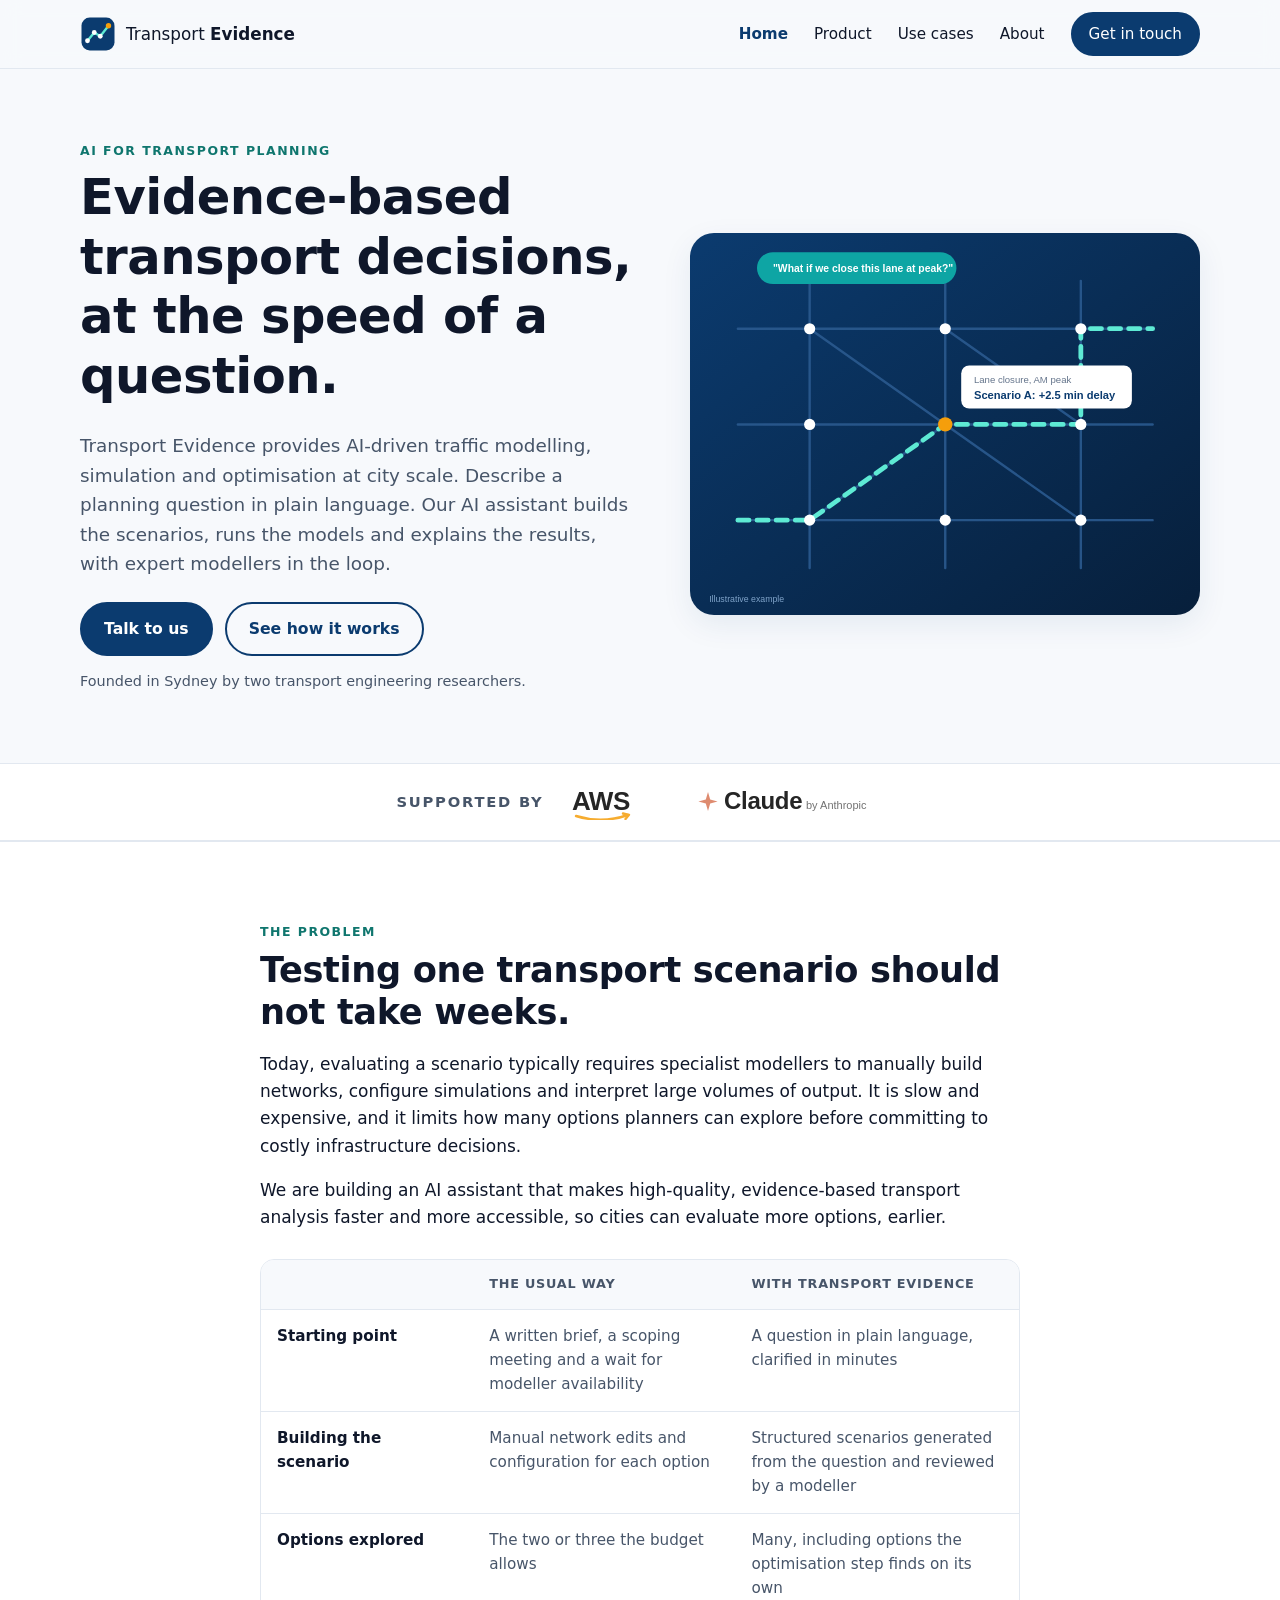
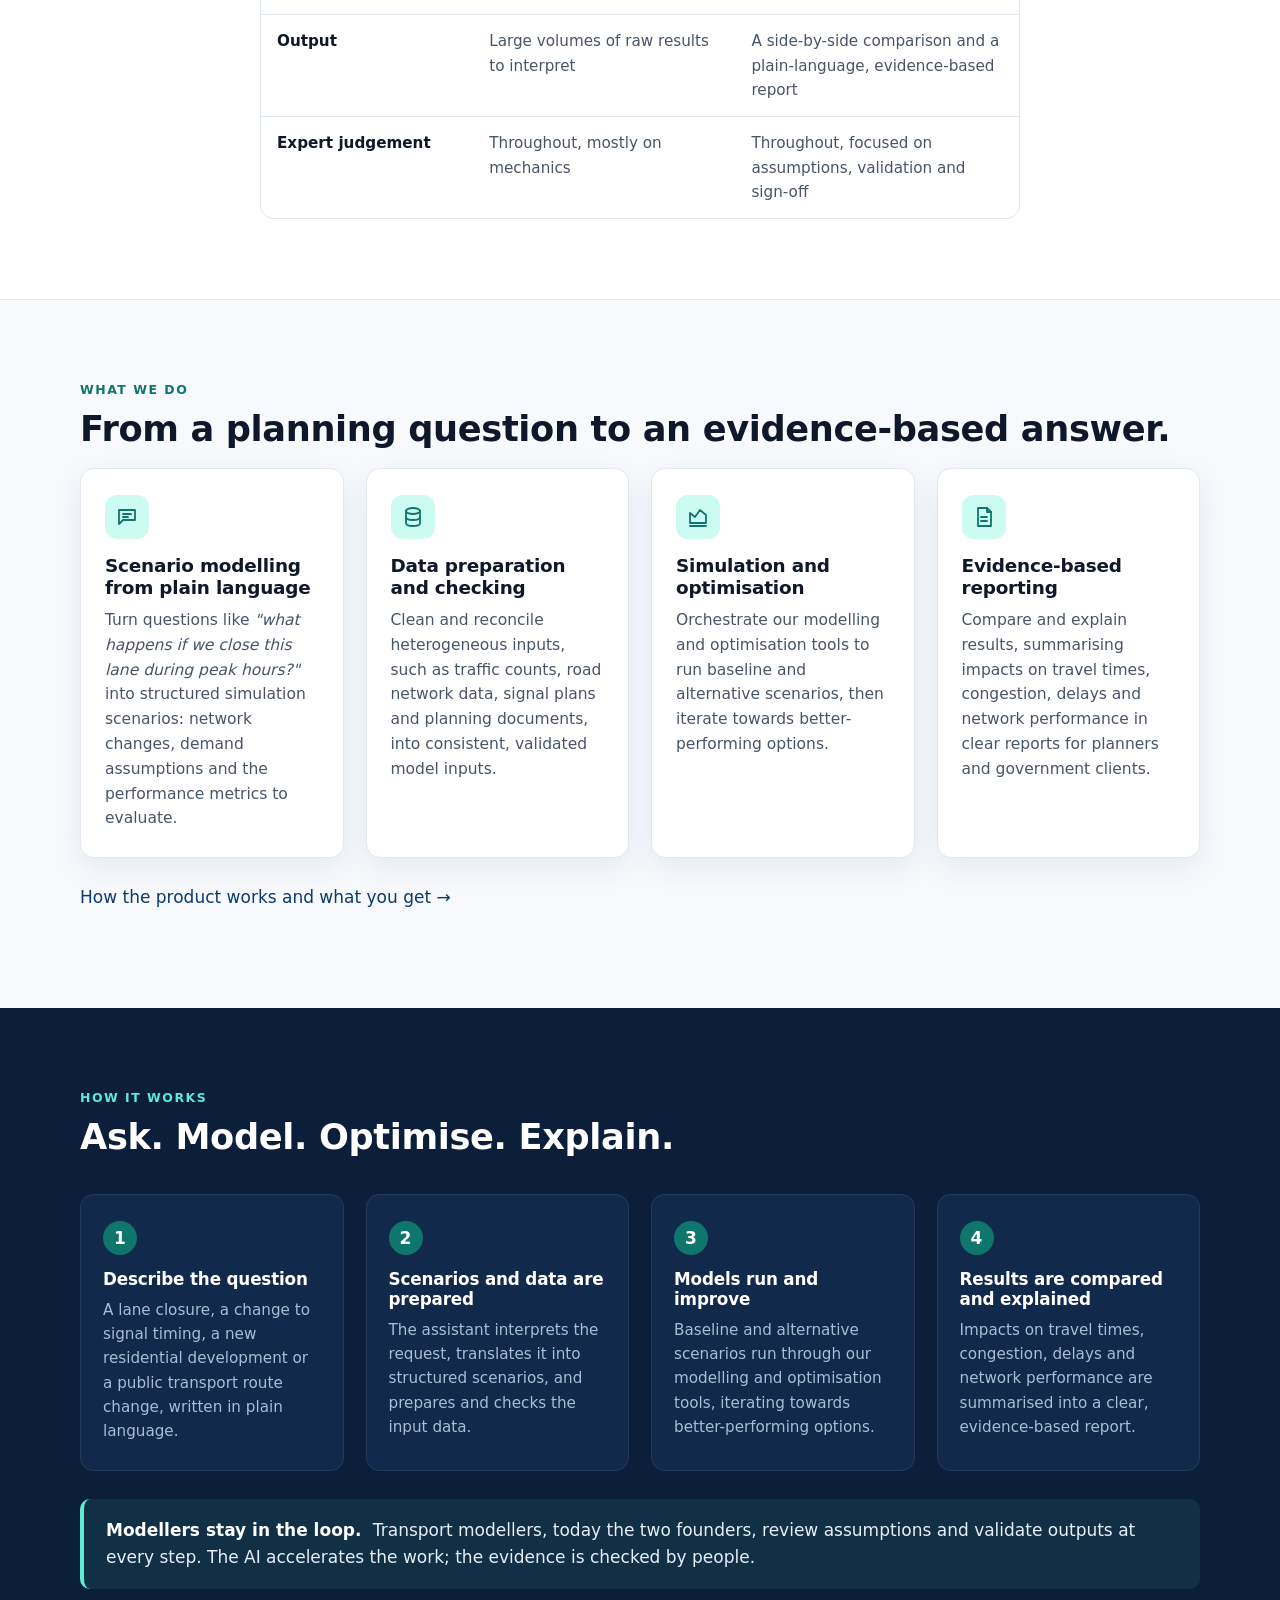
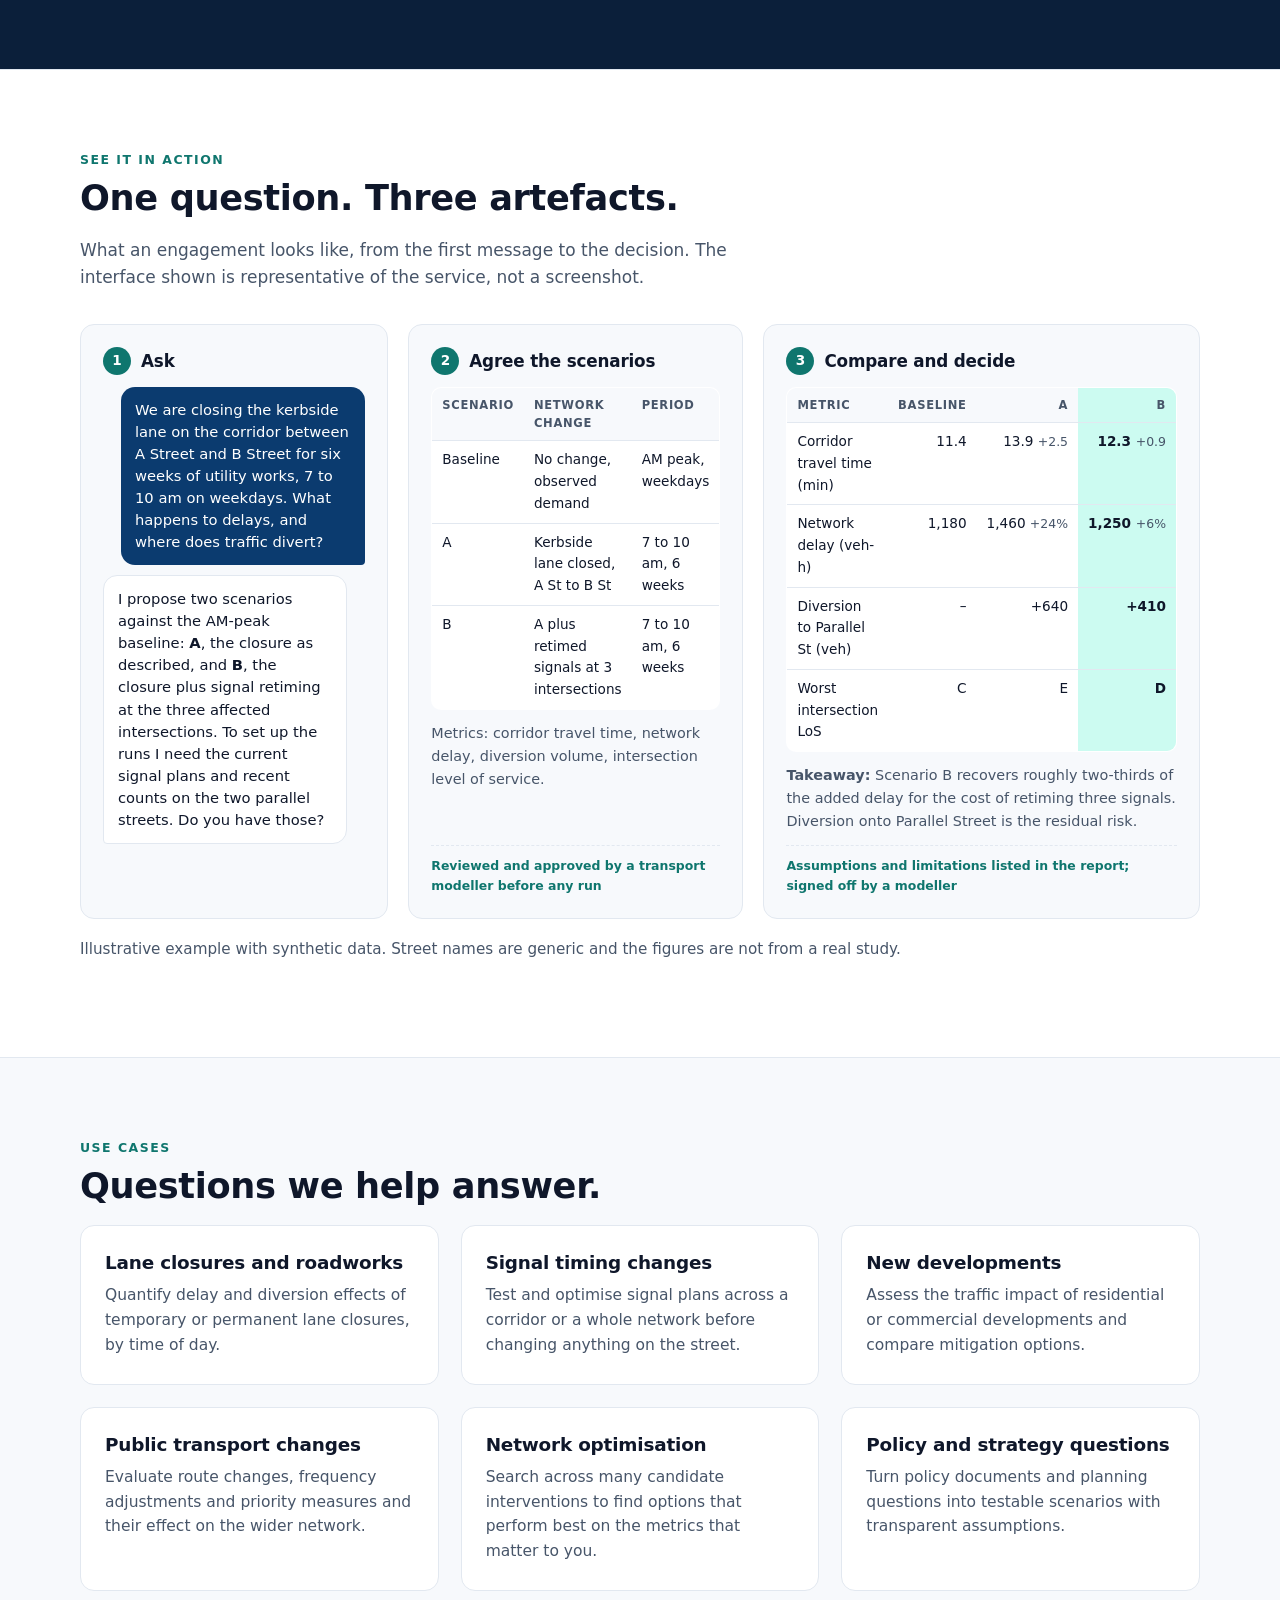
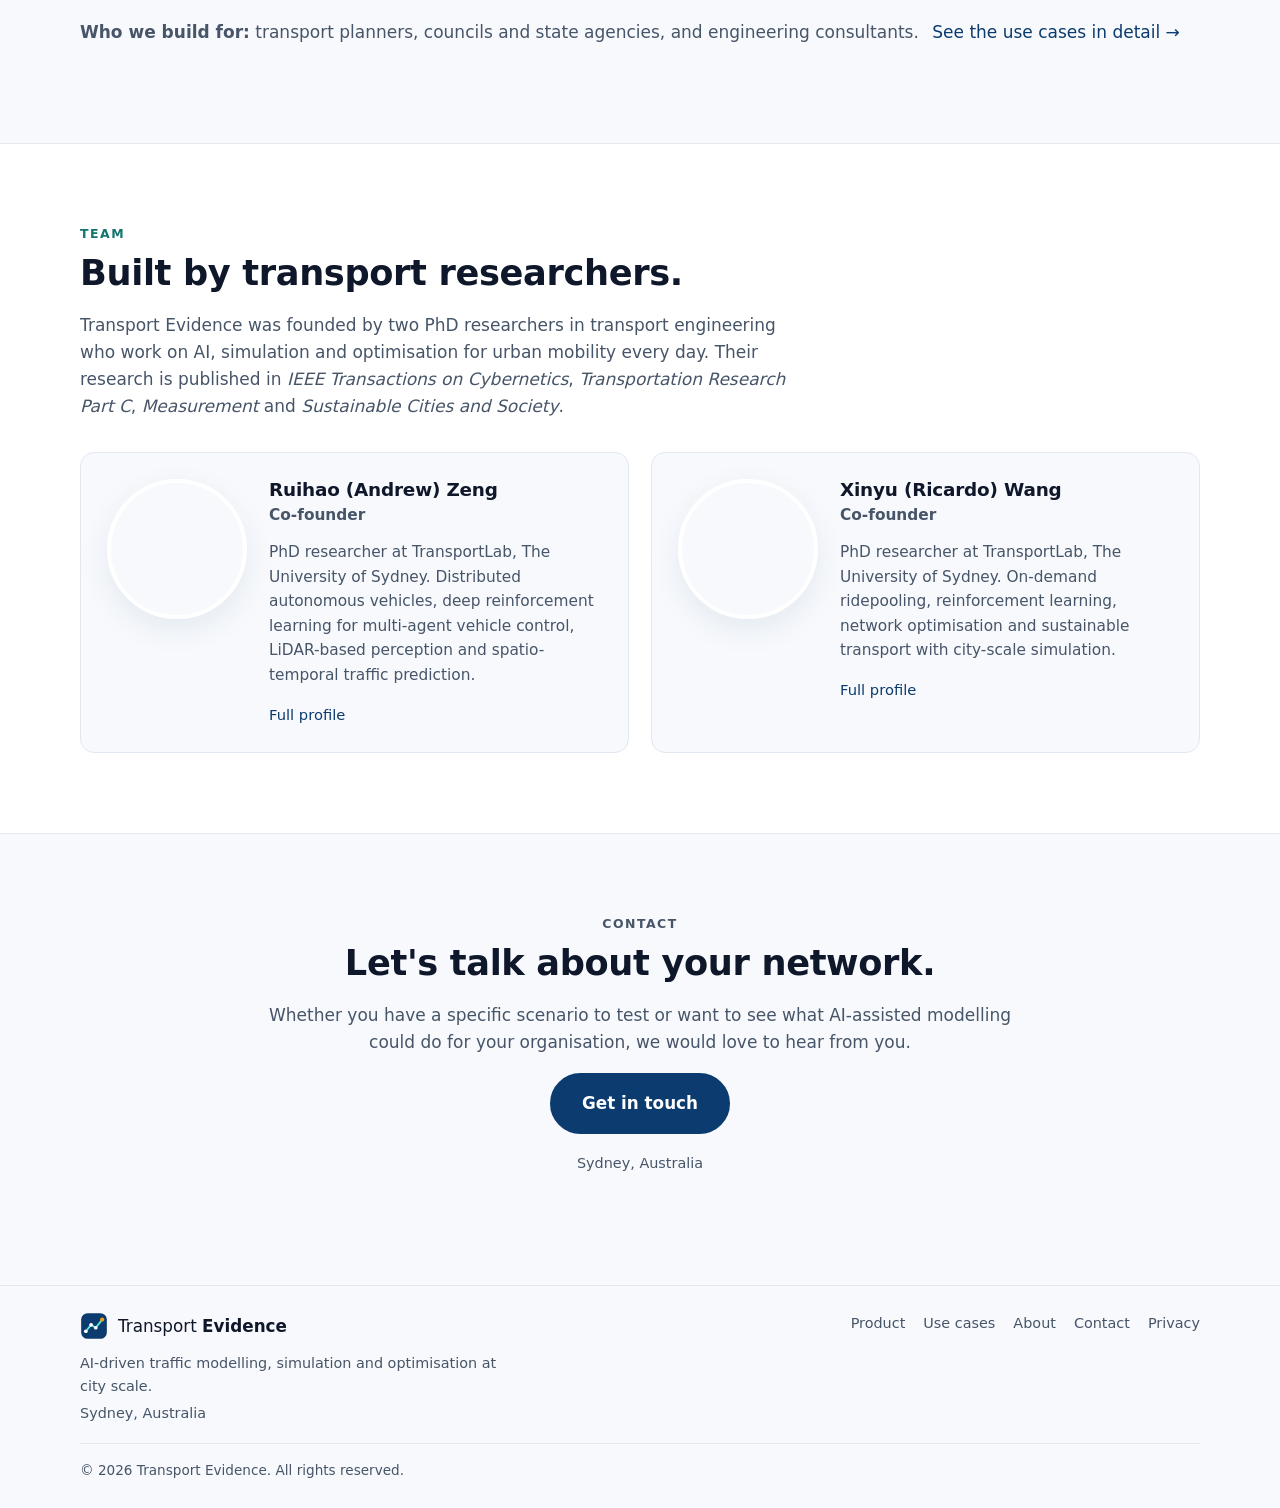
<file: index.html>
<!DOCTYPE html>
<html lang="en">
<head>
  <meta charset="utf-8">
  <meta http-equiv="Content-Security-Policy" content="default-src 'self'; img-src 'self' data:; style-src 'self' https://fonts.googleapis.com; font-src https://fonts.gstatic.com; script-src 'self'; base-uri 'self'; object-src 'none'">
  <meta name="viewport" content="width=device-width, initial-scale=1">
  <title>Transport Evidence | AI-driven traffic modelling, simulation and optimisation</title>
  <meta name="description" content="Transport Evidence provides AI-driven traffic modelling, simulation and optimisation at city scale. Describe a planning question in plain language and get evidence-based answers, with expert modellers in the loop.">
  <link rel="canonical" href="https://transportevidence.com/">
  <meta property="og:site_name" content="Transport Evidence">
  <meta property="og:title" content="Transport Evidence | AI-driven traffic modelling, simulation and optimisation">
  <meta property="og:description" content="Transport Evidence provides AI-driven traffic modelling, simulation and optimisation at city scale. Describe a planning question in plain language and get evidence-based answers, with expert modellers in the loop.">
  <meta property="og:type" content="website">
  <meta property="og:url" content="https://transportevidence.com/">
  <meta property="og:image" content="https://transportevidence.com/images/og.jpg">
  <meta property="og:image:width" content="1200">
  <meta property="og:image:height" content="630">
  <meta property="og:image:alt" content="Transport Evidence: AI-driven traffic modelling, simulation and optimisation at city scale">
  <meta property="og:locale" content="en_AU">
  <meta name="twitter:card" content="summary_large_image">
  <meta name="theme-color" content="#0b3b6f">
  <meta name="referrer" content="strict-origin-when-cross-origin">
  <link rel="icon" type="image/svg+xml" href="favicon.svg">
  <link rel="preconnect" href="https://fonts.googleapis.com">
  <link rel="preconnect" href="https://fonts.gstatic.com" crossorigin>
  <link href="https://fonts.googleapis.com/css2?family=Inter:wght@400;500;600;700&display=swap" rel="stylesheet">
  <link rel="stylesheet" href="styles.css">
  <script type="application/ld+json">
  {
    "@context": "https://schema.org",
    "@type": "Organization",
    "name": "Transport Evidence",
    "url": "https://transportevidence.com/",
    "logo": "https://transportevidence.com/images/logo.svg",
    "description": "AI-driven traffic modelling, simulation and optimisation services at city scale.",
    "address": { "@type": "PostalAddress", "addressLocality": "Sydney", "addressRegion": "NSW", "addressCountry": "AU" },
    "email": "admin@transportevidence.com",
    "areaServed": "AU",
    "knowsAbout": ["traffic modelling", "traffic simulation", "signal timing optimisation", "network optimisation", "reinforcement learning"],
    "founder": [
      { "@type": "Person", "name": "Ruihao Zeng", "alternateName": "Andrew Zeng", "url": "https://andrewbarker0621.github.io/Andrew_zeng/" },
      { "@type": "Person", "name": "Xinyu Wang", "alternateName": "Ricardo Wang", "url": "https://scholar.google.com/citations?user=goO48UQAAAAJ" }
    ]
  }
  </script>
</head>
<body>
  <a class="skip" href="#main">Skip to content</a>
  <header class="site-header">
    <div class="container nav-row">
      <a class="brand" href="index.html" aria-label="Transport Evidence home">
        <img src="images/logo.svg" alt="" width="36" height="36">
        <span>Transport <strong>Evidence</strong></span>
      </a>
      <button class="nav-toggle" aria-expanded="false" aria-controls="site-nav" aria-label="Toggle navigation">
        <span></span><span></span><span></span>
      </button>
      <nav id="site-nav" class="site-nav" aria-label="Main">
        <a href="index.html" aria-current="page">Home</a>
        <a href="product.html">Product</a>
        <a href="use-cases.html">Use cases</a>
        <a href="about.html">About</a>
        <a class="btn btn-small" href="contact.html">Get in touch</a>
      </nav>
    </div>
  </header>

  <main id="main">

    <!-- ============ HERO ============ -->
    <section class="hero">
      <div class="container hero-grid">
        <div class="hero-copy">
          <p class="eyebrow">AI for transport planning</p>
          <h1>Evidence-based transport decisions, at the speed of a question.</h1>
          <p class="lead">
            Transport Evidence provides AI-driven traffic modelling, simulation and optimisation at city scale.
            Describe a planning question in plain language. Our AI assistant builds the scenarios, runs the models
            and explains the results, with expert modellers in the loop.
          </p>
          <div class="cta-row">
            <a class="btn" href="contact.html">Talk to us</a>
            <a class="btn btn-ghost" href="product.html">See how it works</a>
          </div>
          <p class="hero-note">Founded in Sydney by two transport engineering researchers.</p>
        </div>
        <div class="hero-art">
          <svg class="hero-svg" viewBox="0 0 640 480" role="img" aria-labelledby="heroTitle heroDesc">
  <title id="heroTitle">Illustration of a city road network</title>
  <desc id="heroDesc">A grid road network with a highlighted corridor, a plain-language question and an example scenario result.</desc>
  <defs>
    <linearGradient id="bg" x1="0" y1="0" x2="1" y2="1">
      <stop offset="0" stop-color="#0b3b6f"/>
      <stop offset="1" stop-color="#071f3b"/>
    </linearGradient>
  </defs>
  <rect width="640" height="480" rx="24" fill="url(#bg)"/>
  <g stroke="#2b5a8f" stroke-width="3" stroke-linecap="round" fill="none" opacity="0.9">
    <path d="M60 120 H580"/><path d="M60 240 H580"/><path d="M60 360 H580"/>
    <path d="M150 60 V420"/><path d="M320 60 V420"/><path d="M490 60 V420"/>
    <path d="M150 120 L320 240"/><path d="M320 240 L490 360"/><path d="M320 120 L490 240"/><path d="M150 360 L320 240"/>
  </g>
  <path class="corridor" d="M60 360 H150 L320 240 H490 V120 H580" stroke="#5eead4" stroke-width="6" stroke-linecap="round" fill="none" stroke-dasharray="14 10"/>
  <g fill="#ffffff">
    <circle cx="150" cy="120" r="7"/><circle cx="320" cy="120" r="7"/><circle cx="490" cy="120" r="7"/>
    <circle cx="150" cy="240" r="7"/><circle cx="320" cy="240" r="9" fill="#f59e0b"/><circle cx="490" cy="240" r="7"/>
    <circle cx="150" cy="360" r="7"/><circle cx="320" cy="360" r="7"/><circle cx="490" cy="360" r="7"/>
  </g>
  <g>
    <rect x="340" y="166" width="214" height="54" rx="10" fill="#ffffff"/>
    <text x="356" y="188" font-family="Inter, Helvetica, Arial, sans-serif" font-size="12" fill="#64748b">Lane closure, AM peak</text>
    <text x="356" y="208" font-family="Inter, Helvetica, Arial, sans-serif" font-size="14" font-weight="600" fill="#0b3b6f">Scenario A: +2.5 min delay</text>
  </g>
  <g>
    <rect x="84" y="24" width="250" height="40" rx="20" fill="#0ea5a4"/>
    <text x="104" y="49" font-family="Inter, Helvetica, Arial, sans-serif" font-size="13" font-weight="600" fill="#ffffff">"What if we close this lane at peak?"</text>
  </g>
  <text x="24" y="462" font-family="Inter, Helvetica, Arial, sans-serif" font-size="11" fill="#7fa3c9">Illustrative example</text>
</svg>
        </div>
      </div>
    </section>

    <div class="strip supported">
      <div class="container">
        <p class="supported-label">Supported by</p>
        <ul class="supported-logos" role="list">
          <li><img src="images/aws.svg" alt="Amazon Web Services" width="86" height="36"></li>
          <li><img src="images/claude.svg" alt="Claude by Anthropic" width="190" height="36"></li>
        </ul>
      </div>
    </div>

    <!-- ============ PROBLEM ============ -->
    <section class="section section-muted" id="problem">
      <div class="container narrow">
        <p class="eyebrow">The problem</p>
        <h2>Testing one transport scenario should not take weeks.</h2>
        <p>
          Today, evaluating a scenario typically requires specialist modellers to manually build networks,
          configure simulations and interpret large volumes of output. It is slow and expensive, and it limits how
          many options planners can explore before committing to costly infrastructure decisions.
        </p>
        <p>
          We are building an AI assistant that makes high-quality, evidence-based transport analysis faster and
          more accessible, so cities can evaluate more options, earlier.
        </p>
        <div class="table-wrap compare">
          <table class="table">
            <thead><tr><th scope="col"></th><th scope="col">The usual way</th><th scope="col">With Transport Evidence</th></tr></thead>
            <tbody>
              <tr><th scope="row">Starting point</th><td>A written brief, a scoping meeting and a wait for modeller availability</td><td>A question in plain language, clarified in minutes</td></tr>
              <tr><th scope="row">Building the scenario</th><td>Manual network edits and configuration for each option</td><td>Structured scenarios generated from the question and reviewed by a modeller</td></tr>
              <tr><th scope="row">Options explored</th><td>The two or three the budget allows</td><td>Many, including options the optimisation step finds on its own</td></tr>
              <tr><th scope="row">Output</th><td>Large volumes of raw results to interpret</td><td>A side-by-side comparison and a plain-language, evidence-based report</td></tr>
              <tr><th scope="row">Expert judgement</th><td>Throughout, mostly on mechanics</td><td>Throughout, focused on assumptions, validation and sign-off</td></tr>
            </tbody>
          </table>
        </div>
      </div>
    </section>

    <!-- ============ SERVICES ============ -->
    <section class="section" id="services">
      <div class="container">
        <p class="eyebrow">What we do</p>
        <h2>From a planning question to an evidence-based answer.</h2>
        <div class="grid grid-4">
          <article class="card">
            <div class="card-icon" aria-hidden="true">
              <svg viewBox="0 0 24 24"><path d="M4 5h16v10H8l-4 4V5z"/><path d="M8 9h8M8 12h5"/></svg>
            </div>
            <h3>Scenario modelling from plain language</h3>
            <p>Turn questions like <em>"what happens if we close this lane during peak hours?"</em> into structured simulation scenarios: network changes, demand assumptions and the performance metrics to evaluate.</p>
          </article>
          <article class="card">
            <div class="card-icon" aria-hidden="true">
              <svg viewBox="0 0 24 24"><ellipse cx="12" cy="6" rx="7" ry="3"/><path d="M5 6v12c0 1.7 3.1 3 7 3s7-1.3 7-3V6"/><path d="M5 12c0 1.7 3.1 3 7 3s7-1.3 7-3"/></svg>
            </div>
            <h3>Data preparation and checking</h3>
            <p>Clean and reconcile heterogeneous inputs, such as traffic counts, road network data, signal plans and planning documents, into consistent, validated model inputs.</p>
          </article>
          <article class="card">
            <div class="card-icon" aria-hidden="true">
              <svg viewBox="0 0 24 24"><path d="M4 18V8l5 4 5-7 6 5v8z"/><path d="M4 21h16"/></svg>
            </div>
            <h3>Simulation and optimisation</h3>
            <p>Orchestrate our modelling and optimisation tools to run baseline and alternative scenarios, then iterate towards better-performing options.</p>
          </article>
          <article class="card">
            <div class="card-icon" aria-hidden="true">
              <svg viewBox="0 0 24 24"><path d="M6 3h9l4 4v14H6z"/><path d="M15 3v4h4"/><path d="M9 12h6M9 16h6"/></svg>
            </div>
            <h3>Evidence-based reporting</h3>
            <p>Compare and explain results, summarising impacts on travel times, congestion, delays and network performance in clear reports for planners and government clients.</p>
          </article>
        </div>
        <p class="more"><a href="product.html">How the product works and what you get &rarr;</a></p>
      </div>
    </section>

    <!-- ============ HOW IT WORKS ============ -->
    <section class="section section-dark" id="how">
      <div class="container">
        <p class="eyebrow">How it works</p>
        <h2>Ask. Model. Optimise. Explain.</h2>
        <ol class="steps" role="list">
          <li>
            <span class="step-num">1</span>
            <h3>Describe the question</h3>
            <p>A lane closure, a change to signal timing, a new residential development or a public transport route change, written in plain language.</p>
          </li>
          <li>
            <span class="step-num">2</span>
            <h3>Scenarios and data are prepared</h3>
            <p>The assistant interprets the request, translates it into structured scenarios, and prepares and checks the input data.</p>
          </li>
          <li>
            <span class="step-num">3</span>
            <h3>Models run and improve</h3>
            <p>Baseline and alternative scenarios run through our modelling and optimisation tools, iterating towards better-performing options.</p>
          </li>
          <li>
            <span class="step-num">4</span>
            <h3>Results are compared and explained</h3>
            <p>Impacts on travel times, congestion, delays and network performance are summarised into a clear, evidence-based report.</p>
          </li>
        </ol>
        <div class="callout">
          <strong>Modellers stay in the loop.</strong>
          Transport modellers, today the two founders, review assumptions and validate outputs at every step. The AI accelerates the work; the evidence is checked by people.
        </div>
      </div>
    </section>


    <!-- ============ DEMO ============ -->
    <section class="section section-muted" id="demo">
      <div class="container">
        <p class="eyebrow">See it in action</p>
        <h2>One question. Three artefacts.</h2>
        <p class="section-intro">What an engagement looks like, from the first message to the decision. The interface shown is representative of the service, not a screenshot.</p>
        <div class="demo-grid">
          <article class="demo-panel">
            <h3><span class="demo-step">1</span> Ask</h3>
            <div class="chat">
              <p class="msg user">We are closing the kerbside lane on the corridor between A Street and B Street for six weeks of utility works, 7 to 10 am on weekdays. What happens to delays, and where does traffic divert?</p>
              <p class="msg bot">I propose two scenarios against the AM-peak baseline: <strong>A</strong>, the closure as described, and <strong>B</strong>, the closure plus signal retiming at the three affected intersections. To set up the runs I need the current signal plans and recent counts on the two parallel streets. Do you have those?</p>
            </div>
          </article>
          <article class="demo-panel">
            <h3><span class="demo-step">2</span> Agree the scenarios</h3>
            <table class="mini">
              <thead><tr><th scope="col">Scenario</th><th scope="col">Network change</th><th scope="col">Period</th></tr></thead>
              <tbody>
                <tr><td>Baseline</td><td>No change, observed demand</td><td>AM peak, weekdays</td></tr>
                <tr><td>A</td><td>Kerbside lane closed, A St to B St</td><td>7 to 10 am, 6 weeks</td></tr>
                <tr><td>B</td><td>A plus retimed signals at 3 intersections</td><td>7 to 10 am, 6 weeks</td></tr>
              </tbody>
            </table>
            <p class="demo-meta">Metrics: corridor travel time, network delay, diversion volume, intersection level of service.</p>
            <p class="badge">Reviewed and approved by a transport modeller before any run</p>
          </article>
          <article class="demo-panel">
            <h3><span class="demo-step">3</span> Compare and decide</h3>
            <table class="mini results">
              <thead><tr><th scope="col">Metric</th><th scope="col">Baseline</th><th scope="col">A</th><th scope="col" class="best">B</th></tr></thead>
              <tbody>
                <tr><td>Corridor travel time (min)</td><td>11.4</td><td>13.9 <span class="delta">+2.5</span></td><td class="best">12.3 <span class="delta">+0.9</span></td></tr>
                <tr><td>Network delay (veh-h)</td><td>1,180</td><td>1,460 <span class="delta">+24%</span></td><td class="best">1,250 <span class="delta">+6%</span></td></tr>
                <tr><td>Diversion to Parallel St (veh)</td><td>&ndash;</td><td>+640</td><td class="best">+410</td></tr>
                <tr><td>Worst intersection LoS</td><td>C</td><td>E</td><td class="best">D</td></tr>
              </tbody>
            </table>
            <p class="demo-meta"><strong>Takeaway:</strong> Scenario B recovers roughly two-thirds of the added delay for the cost of retiming three signals. Diversion onto Parallel Street is the residual risk.</p>
            <p class="badge">Assumptions and limitations listed in the report; signed off by a modeller</p>
          </article>
        </div>
        <p class="note">Illustrative example with synthetic data. Street names are generic and the figures are not from a real study.</p>
      </div>
    </section>

    <!-- ============ USE CASES ============ -->
    <section class="section" id="use-cases">
      <div class="container">
        <p class="eyebrow">Use cases</p>
        <h2>Questions we help answer.</h2>
        <div class="grid grid-3">
          <article class="card card-plain">
            <h3>Lane closures and roadworks</h3>
            <p>Quantify delay and diversion effects of temporary or permanent lane closures, by time of day.</p>
          </article>
          <article class="card card-plain">
            <h3>Signal timing changes</h3>
            <p>Test and optimise signal plans across a corridor or a whole network before changing anything on the street.</p>
          </article>
          <article class="card card-plain">
            <h3>New developments</h3>
            <p>Assess the traffic impact of residential or commercial developments and compare mitigation options.</p>
          </article>
          <article class="card card-plain">
            <h3>Public transport changes</h3>
            <p>Evaluate route changes, frequency adjustments and priority measures and their effect on the wider network.</p>
          </article>
          <article class="card card-plain">
            <h3>Network optimisation</h3>
            <p>Search across many candidate interventions to find options that perform best on the metrics that matter to you.</p>
          </article>
          <article class="card card-plain">
            <h3>Policy and strategy questions</h3>
            <p>Turn policy documents and planning questions into testable scenarios with transparent assumptions.</p>
          </article>
        </div>
        <p class="audience">
          <strong>Who we build for:</strong> transport planners, councils and state agencies, and engineering consultants.
          <a href="use-cases.html">See the use cases in detail &rarr;</a>
        </p>
      </div>
    </section>

    <!-- ============ TEAM ============ -->
    <section class="section section-muted" id="team">
      <div class="container">
        <p class="eyebrow">Team</p>
        <h2>Built by transport researchers.</h2>
        <p class="section-intro">
          Transport Evidence was founded by two PhD researchers in transport engineering who work on AI, simulation and
          optimisation for urban mobility every day. Their research is published in <em>IEEE Transactions on Cybernetics</em>,
          <em>Transportation Research Part C</em>, <em>Measurement</em> and <em>Sustainable Cities and Society</em>.
        </p>
        <div class="grid grid-2 team-grid">
          <article class="person">
            <img class="avatar" src="images/ruihao-zeng.jpg" alt="Portrait of Ruihao Zeng" width="140" height="140" loading="lazy" decoding="async">
            <div>
              <h3>Ruihao (Andrew) Zeng</h3>
              <p class="role">Co-founder</p>
              <p>PhD researcher at TransportLab, The University of Sydney. Distributed autonomous vehicles, deep reinforcement learning for multi-agent vehicle control, LiDAR-based perception and spatio-temporal traffic prediction.</p>
              <p class="links"><a href="about.html#ruihao">Full profile</a></p>
            </div>
          </article>
          <article class="person">
            <img class="avatar" src="images/xinyu-wang.svg" alt="Xinyu (Ricardo) Wang" width="140" height="140" loading="lazy" decoding="async">
            <div>
              <h3>Xinyu (Ricardo) Wang</h3>
              <p class="role">Co-founder</p>
              <p>PhD researcher at TransportLab, The University of Sydney. On-demand ridepooling, reinforcement learning, network optimisation and sustainable transport with city-scale simulation.</p>
              <p class="links"><a href="about.html#ricardo">Full profile</a></p>
            </div>
          </article>
        </div>
      </div>
    </section>

    <!-- ============ CONTACT ============ -->
    <section class="section section-contact" id="contact">
      <div class="container narrow center">
        <p class="eyebrow">Contact</p>
        <h2>Let's talk about your network.</h2>
        <p>
          Whether you have a specific scenario to test or want to see what AI-assisted modelling could do for your
          organisation, we would love to hear from you.
        </p>
        <a class="btn btn-large" href="contact.html">Get in touch</a>
        <p class="contact-meta">Sydney, Australia</p>
      </div>
    </section>
  </main>

  <footer class="site-footer">
    <div class="container footer-grid">
      <div>
        <a class="brand" href="index.html"><img src="images/logo.svg" alt="" width="28" height="28"><span>Transport <strong>Evidence</strong></span></a>
        <p class="footer-tagline">AI-driven traffic modelling, simulation and optimisation at city scale.</p>
        <p class="footer-meta">Sydney, Australia</p>
      </div>
      <nav class="footer-links" aria-label="Footer">
        <a href="product.html">Product</a>
        <a href="use-cases.html">Use cases</a>
        <a href="about.html">About</a>
        <a href="contact.html">Contact</a>
        <a href="privacy.html">Privacy</a>
      </nav>
    </div>
    <div class="container footer-bottom">
      <p>&copy; <span id="year">2026</span> Transport Evidence. All rights reserved.</p>
    </div>
  </footer>

  <script src="main.js" defer></script>
</body>
</html>
</file>
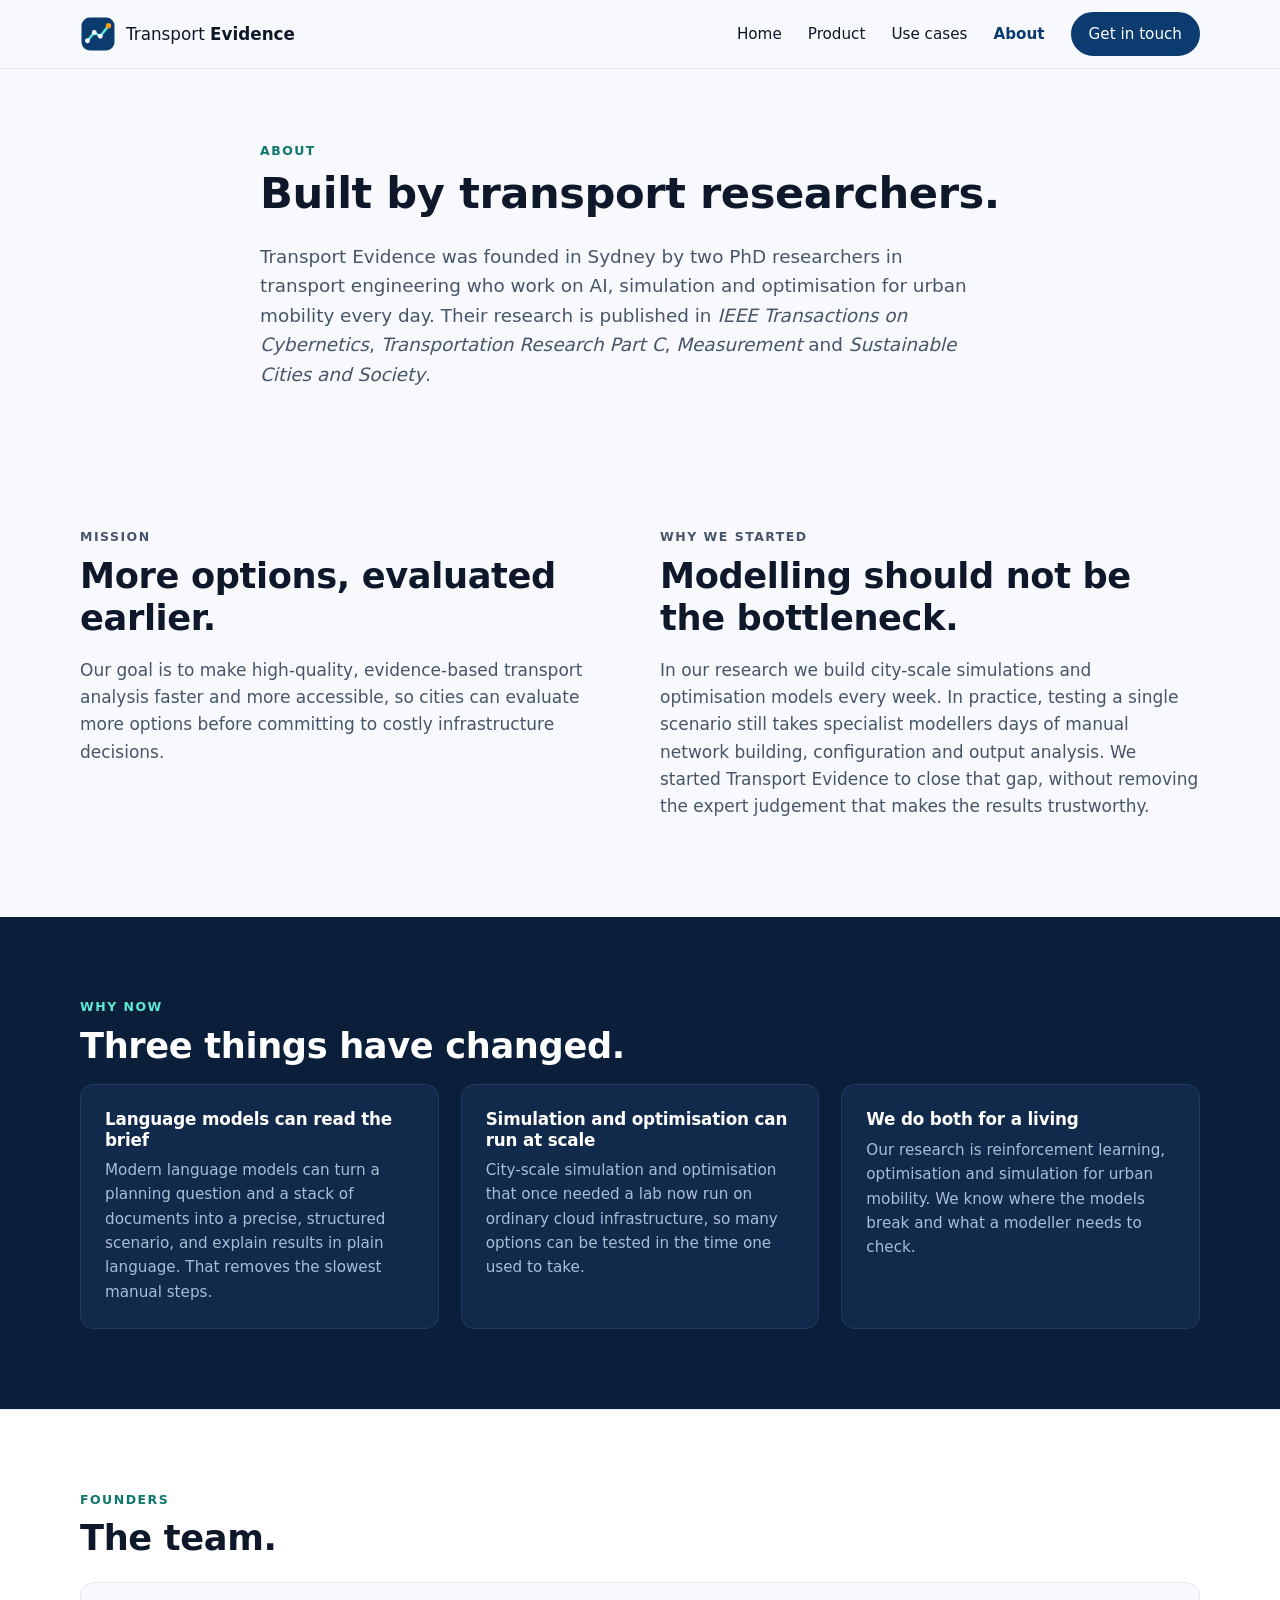
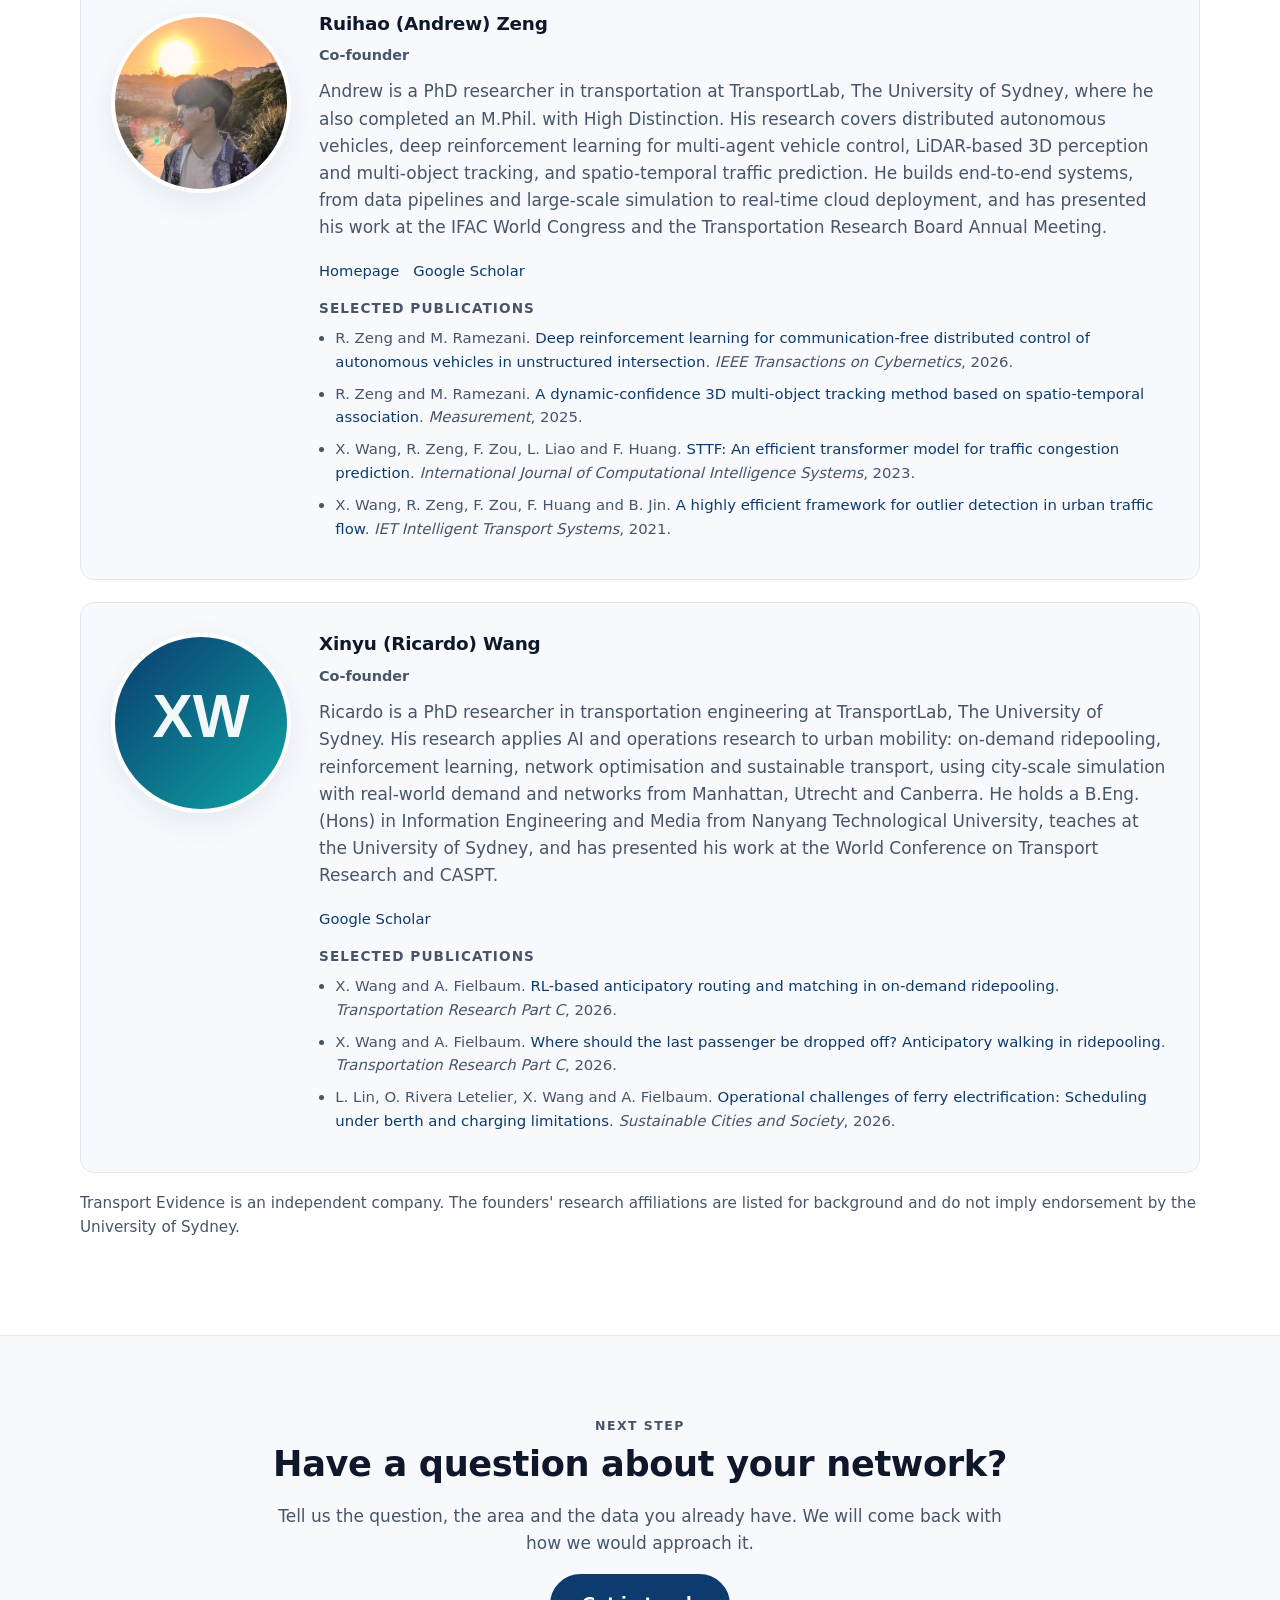
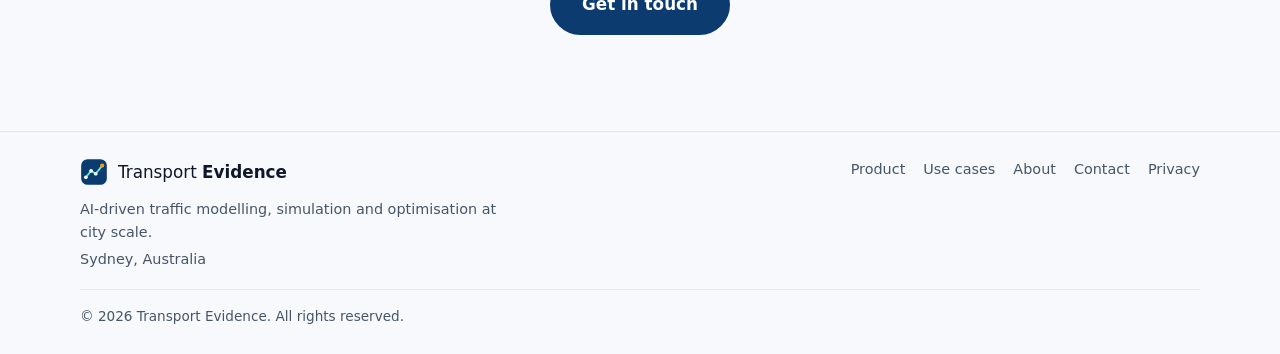
<file: about.html>
<!DOCTYPE html>
<html lang="en">
<head>
  <meta charset="utf-8">
  <meta http-equiv="Content-Security-Policy" content="default-src 'self'; img-src 'self' data:; style-src 'self' https://fonts.googleapis.com; font-src https://fonts.gstatic.com; script-src 'self'; base-uri 'self'; object-src 'none'">
  <meta name="viewport" content="width=device-width, initial-scale=1">
  <title>About | Transport Evidence</title>
  <meta name="description" content="Transport Evidence was founded in Sydney by two PhD researchers in transport engineering: Ruihao (Andrew) Zeng and Xinyu (Ricardo) Wang.">
  <link rel="canonical" href="https://transportevidence.com/about.html">
  <meta property="og:site_name" content="Transport Evidence">
  <meta property="og:title" content="About | Transport Evidence">
  <meta property="og:description" content="Transport Evidence was founded in Sydney by two PhD researchers in transport engineering: Ruihao (Andrew) Zeng and Xinyu (Ricardo) Wang.">
  <meta property="og:type" content="website">
  <meta property="og:url" content="https://transportevidence.com/about.html">
  <meta property="og:image" content="https://transportevidence.com/images/og.jpg">
  <meta property="og:image:width" content="1200">
  <meta property="og:image:height" content="630">
  <meta property="og:image:alt" content="Transport Evidence: AI-driven traffic modelling, simulation and optimisation at city scale">
  <meta property="og:locale" content="en_AU">
  <meta name="twitter:card" content="summary_large_image">
  <meta name="theme-color" content="#0b3b6f">
  <meta name="referrer" content="strict-origin-when-cross-origin">
  <link rel="icon" type="image/svg+xml" href="favicon.svg">
  <link rel="preconnect" href="https://fonts.googleapis.com">
  <link rel="preconnect" href="https://fonts.gstatic.com" crossorigin>
  <link href="https://fonts.googleapis.com/css2?family=Inter:wght@400;500;600;700&display=swap" rel="stylesheet">
  <link rel="stylesheet" href="styles.css">
</head>
<body>
  <a class="skip" href="#main">Skip to content</a>
  <header class="site-header">
    <div class="container nav-row">
      <a class="brand" href="index.html" aria-label="Transport Evidence home">
        <img src="images/logo.svg" alt="" width="36" height="36">
        <span>Transport <strong>Evidence</strong></span>
      </a>
      <button class="nav-toggle" aria-expanded="false" aria-controls="site-nav" aria-label="Toggle navigation">
        <span></span><span></span><span></span>
      </button>
      <nav id="site-nav" class="site-nav" aria-label="Main">
        <a href="index.html">Home</a>
        <a href="product.html">Product</a>
        <a href="use-cases.html">Use cases</a>
        <a href="about.html" aria-current="page">About</a>
        <a class="btn btn-small" href="contact.html">Get in touch</a>
      </nav>
    </div>
  </header>

  <main id="main">

    <section class="page-hero">
      <div class="container narrow">
        <p class="eyebrow">About</p>
        <h1>Built by transport researchers.</h1>
        <p class="lead">Transport Evidence was founded in Sydney by two PhD researchers in transport engineering who work on AI, simulation and optimisation for urban mobility every day. Their research is published in <em>IEEE Transactions on Cybernetics</em>, <em>Transportation Research Part C</em>, <em>Measurement</em> and <em>Sustainable Cities and Society</em>.</p>
      </div>
    </section>

    <section class="section">
      <div class="container">
        <div class="grid grid-2 approach-grid">
          <div>
            <p class="eyebrow">Mission</p>
            <h2>More options, evaluated earlier.</h2>
            <p>Our goal is to make high-quality, evidence-based transport analysis faster and more accessible, so cities can evaluate more options before committing to costly infrastructure decisions.</p>
          </div>
          <div>
            <p class="eyebrow">Why we started</p>
            <h2>Modelling should not be the bottleneck.</h2>
            <p>In our research we build city-scale simulations and optimisation models every week. In practice, testing a single scenario still takes specialist modellers days of manual network building, configuration and output analysis. We started Transport Evidence to close that gap, without removing the expert judgement that makes the results trustworthy.</p>
          </div>
        </div>
      </div>
    </section>

    <section class="section section-dark">
      <div class="container">
        <p class="eyebrow">Why now</p>
        <h2>Three things have changed.</h2>
        <div class="grid grid-3 dark-cards">
          <article>
            <h3>Language models can read the brief</h3>
            <p>Modern language models can turn a planning question and a stack of documents into a precise, structured scenario, and explain results in plain language. That removes the slowest manual steps.</p>
          </article>
          <article>
            <h3>Simulation and optimisation can run at scale</h3>
            <p>City-scale simulation and optimisation that once needed a lab now run on ordinary cloud infrastructure, so many options can be tested in the time one used to take.</p>
          </article>
          <article>
            <h3>We do both for a living</h3>
            <p>Our research is reinforcement learning, optimisation and simulation for urban mobility. We know where the models break and what a modeller needs to check.</p>
          </article>
        </div>
      </div>
    </section>

    <section class="section section-muted" id="founders">
      <div class="container">
        <p class="eyebrow">Founders</p>
        <h2>The team.</h2>

        <article class="profile" id="ruihao">
          <img class="avatar avatar-lg" src="images/ruihao-zeng.jpg" alt="Portrait of Ruihao Zeng" width="180" height="180">
          <div>
            <h3>Ruihao (Andrew) Zeng</h3>
            <p class="role">Co-founder</p>
            <p>Andrew is a PhD researcher in transportation at TransportLab, The University of Sydney, where he also completed an M.Phil. with High Distinction. His research covers distributed autonomous vehicles, deep reinforcement learning for multi-agent vehicle control, LiDAR-based 3D perception and multi-object tracking, and spatio-temporal traffic prediction. He builds end-to-end systems, from data pipelines and large-scale simulation to real-time cloud deployment, and has presented his work at the IFAC World Congress and the Transportation Research Board Annual Meeting.</p>
            <p class="links">
              <a rel="me" href="https://andrewbarker0621.github.io/Andrew_zeng/">Homepage</a>
              <a href="https://scholar.google.com/citations?user=zBgJOZUAAAAJ&amp;hl=en">Google Scholar</a>
            </p>
            <h4>Selected publications</h4>
            <ul class="pubs">
              <li>R. Zeng and M. Ramezani. <a href="https://doi.org/10.1109/TCYB.2026.3723789">Deep reinforcement learning for communication-free distributed control of autonomous vehicles in unstructured intersection</a>. <em>IEEE Transactions on Cybernetics</em>, 2026.</li>
              <li>R. Zeng and M. Ramezani. <a href="https://doi.org/10.1016/j.measurement.2025.117864">A dynamic-confidence 3D multi-object tracking method based on spatio-temporal association</a>. <em>Measurement</em>, 2025.</li>
              <li>X. Wang, R. Zeng, F. Zou, L. Liao and F. Huang. <a href="https://link.springer.com/article/10.1007/s44196-022-00177-3">STTF: An efficient transformer model for traffic congestion prediction</a>. <em>International Journal of Computational Intelligence Systems</em>, 2023.</li>
              <li>X. Wang, R. Zeng, F. Zou, F. Huang and B. Jin. <a href="https://doi.org/10.1049/itr2.12109">A highly efficient framework for outlier detection in urban traffic flow</a>. <em>IET Intelligent Transport Systems</em>, 2021.</li>
            </ul>
          </div>
        </article>

        <article class="profile" id="ricardo">
          <img class="avatar avatar-lg" src="images/xinyu-wang.svg" alt="Xinyu (Ricardo) Wang" width="180" height="180">
          <div>
            <h3>Xinyu (Ricardo) Wang</h3>
            <p class="role">Co-founder</p>
            <p>Ricardo is a PhD researcher in transportation engineering at TransportLab, The University of Sydney. His research applies AI and operations research to urban mobility: on-demand ridepooling, reinforcement learning, network optimisation and sustainable transport, using city-scale simulation with real-world demand and networks from Manhattan, Utrecht and Canberra. He holds a B.Eng. (Hons) in Information Engineering and Media from Nanyang Technological University, teaches at the University of Sydney, and has presented his work at the World Conference on Transport Research and CASPT.</p>
            <p class="links">
              <a href="https://scholar.google.com/citations?user=goO48UQAAAAJ">Google Scholar</a>
            </p>
            <h4>Selected publications</h4>
            <ul class="pubs">
              <li>X. Wang and A. Fielbaum. <a href="https://doi.org/10.1016/j.trc.2026.105898">RL-based anticipatory routing and matching in on-demand ridepooling</a>. <em>Transportation Research Part C</em>, 2026.</li>
              <li>X. Wang and A. Fielbaum. <a href="https://doi.org/10.1016/j.trc.2026.105645">Where should the last passenger be dropped off? Anticipatory walking in ridepooling</a>. <em>Transportation Research Part C</em>, 2026.</li>
              <li>L. Lin, O. Rivera Letelier, X. Wang and A. Fielbaum. <a href="https://doi.org/10.1016/j.scs.2026.107815">Operational challenges of ferry electrification: Scheduling under berth and charging limitations</a>. <em>Sustainable Cities and Society</em>, 2026.</li>
            </ul>
          </div>
        </article>

        <p class="note">Transport Evidence is an independent company. The founders' research affiliations are listed for background and do not imply endorsement by the University of Sydney.</p>
      </div>
    </section>
    <section class="section section-contact">
      <div class="container narrow center">
        <p class="eyebrow">Next step</p>
        <h2>Have a question about your network?</h2>
        <p>Tell us the question, the area and the data you already have. We will come back with how we would approach it.</p>
        <a class="btn btn-large" href="contact.html">Get in touch</a>
      </div>
    </section>
  </main>

  <footer class="site-footer">
    <div class="container footer-grid">
      <div>
        <a class="brand" href="index.html"><img src="images/logo.svg" alt="" width="28" height="28"><span>Transport <strong>Evidence</strong></span></a>
        <p class="footer-tagline">AI-driven traffic modelling, simulation and optimisation at city scale.</p>
        <p class="footer-meta">Sydney, Australia</p>
      </div>
      <nav class="footer-links" aria-label="Footer">
        <a href="product.html">Product</a>
        <a href="use-cases.html">Use cases</a>
        <a href="about.html">About</a>
        <a href="contact.html">Contact</a>
        <a href="privacy.html">Privacy</a>
      </nav>
    </div>
    <div class="container footer-bottom">
      <p>&copy; <span id="year">2026</span> Transport Evidence. All rights reserved.</p>
    </div>
  </footer>

  <script src="main.js" defer></script>
</body>
</html>
</file>
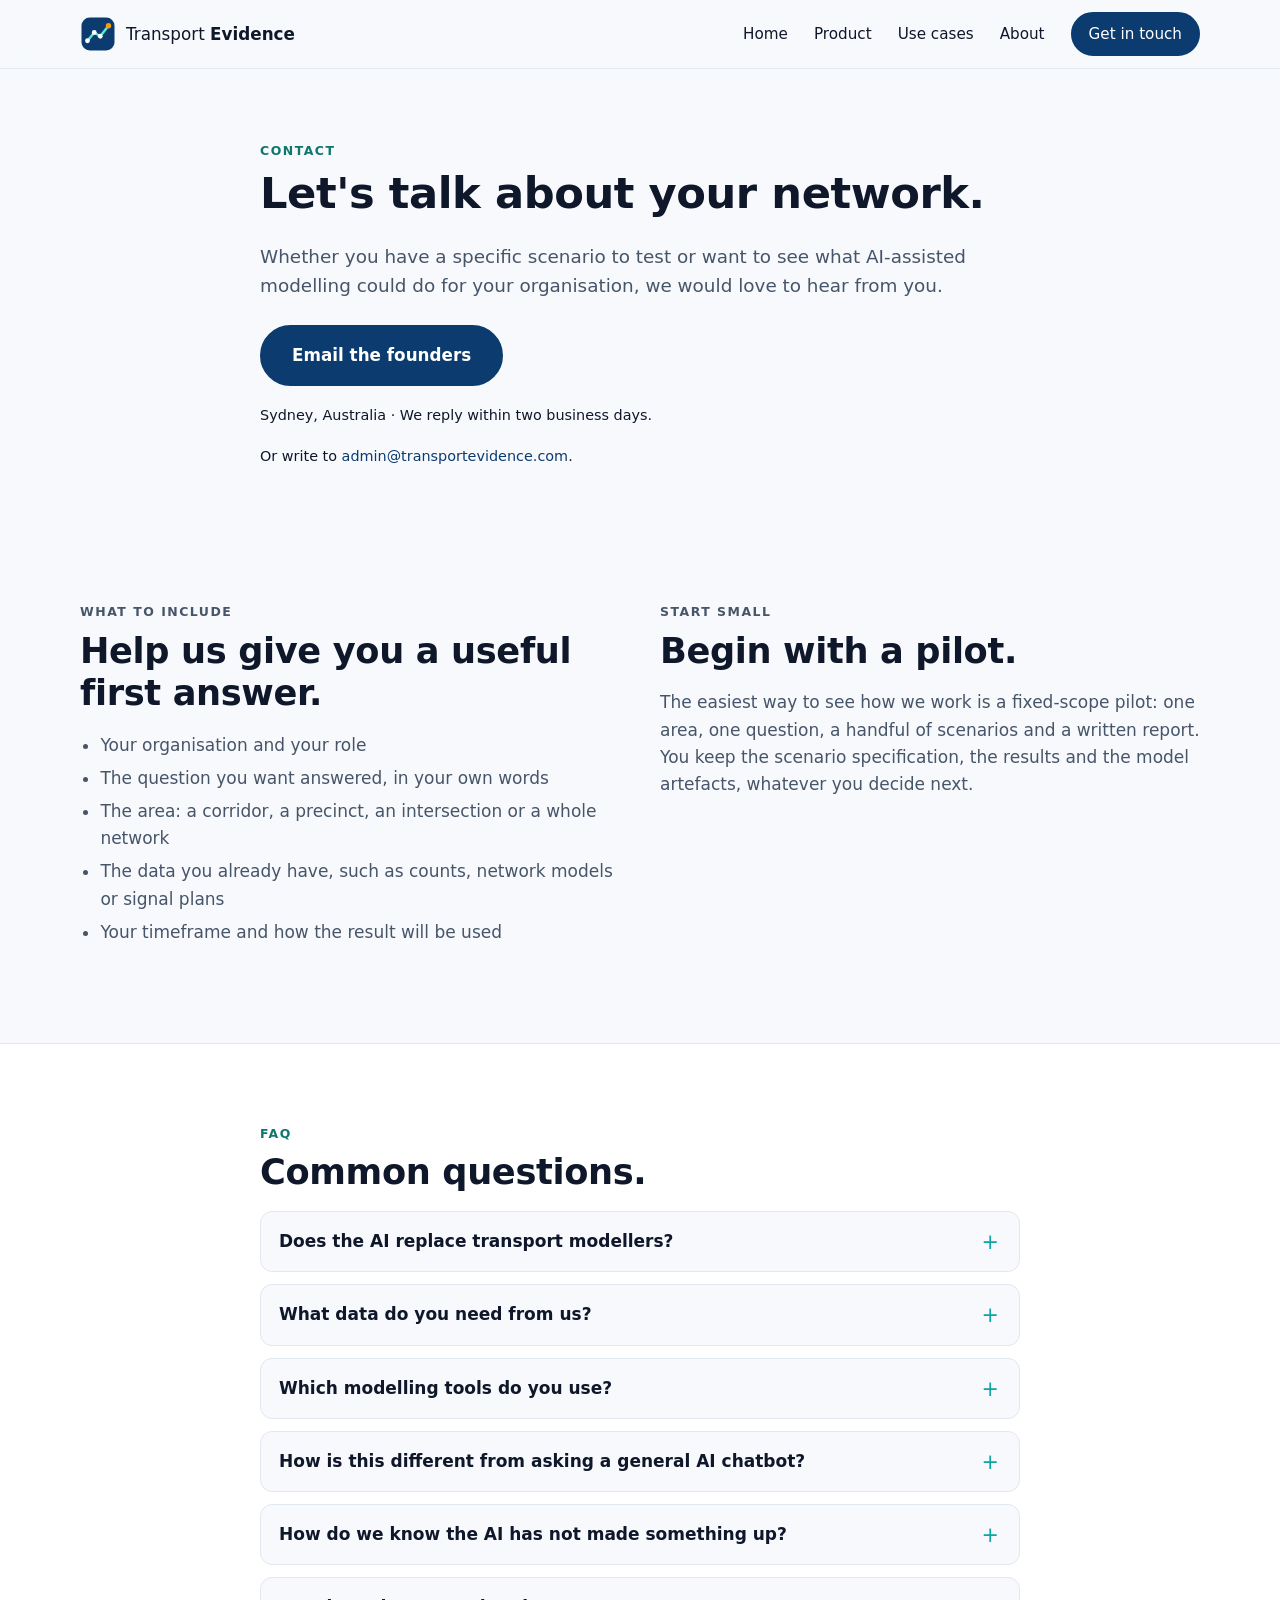
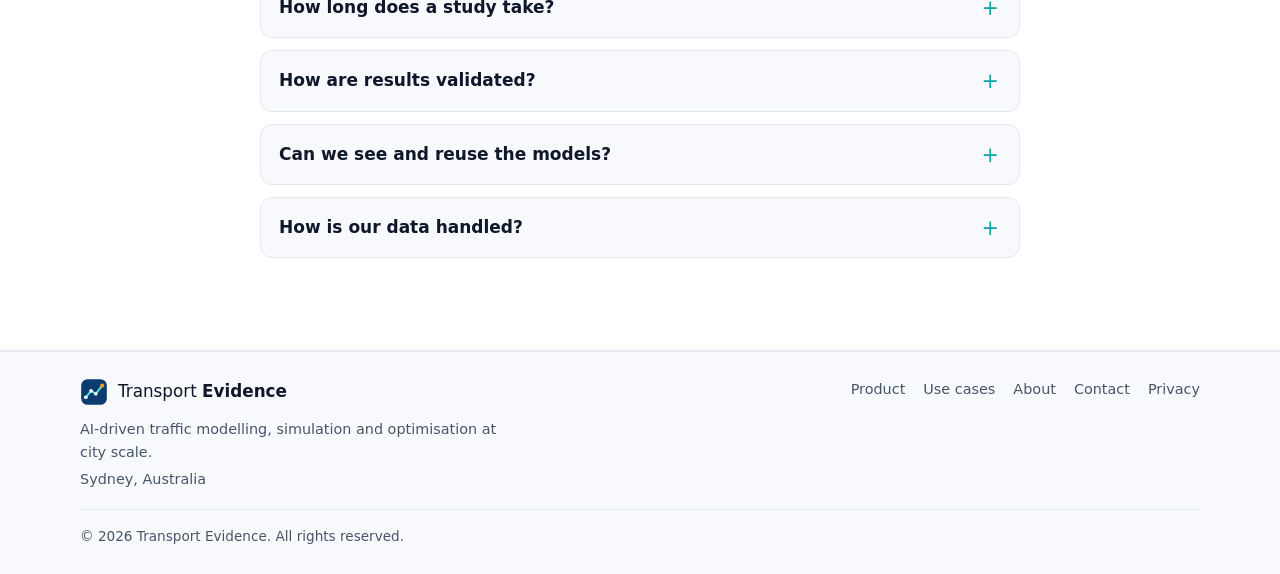
<file: contact.html>
<!DOCTYPE html>
<html lang="en">
<head>
  <meta charset="utf-8">
  <meta http-equiv="Content-Security-Policy" content="default-src 'self'; img-src 'self' data:; style-src 'self' https://fonts.googleapis.com; font-src https://fonts.gstatic.com; script-src 'self'; base-uri 'self'; object-src 'none'">
  <meta name="viewport" content="width=device-width, initial-scale=1">
  <title>Contact | Transport Evidence</title>
  <meta name="description" content="Get in touch with Transport Evidence about AI-assisted traffic modelling, simulation and optimisation for your network. Start with a fixed-scope pilot.">
  <link rel="canonical" href="https://transportevidence.com/contact.html">
  <meta property="og:site_name" content="Transport Evidence">
  <meta property="og:title" content="Contact | Transport Evidence">
  <meta property="og:description" content="Get in touch with Transport Evidence about AI-assisted traffic modelling, simulation and optimisation for your network. Start with a fixed-scope pilot.">
  <meta property="og:type" content="website">
  <meta property="og:url" content="https://transportevidence.com/contact.html">
  <meta property="og:image" content="https://transportevidence.com/images/og.jpg">
  <meta property="og:image:width" content="1200">
  <meta property="og:image:height" content="630">
  <meta property="og:image:alt" content="Transport Evidence: AI-driven traffic modelling, simulation and optimisation at city scale">
  <meta property="og:locale" content="en_AU">
  <meta name="twitter:card" content="summary_large_image">
  <meta name="theme-color" content="#0b3b6f">
  <meta name="referrer" content="strict-origin-when-cross-origin">
  <link rel="icon" type="image/svg+xml" href="favicon.svg">
  <link rel="preconnect" href="https://fonts.googleapis.com">
  <link rel="preconnect" href="https://fonts.gstatic.com" crossorigin>
  <link href="https://fonts.googleapis.com/css2?family=Inter:wght@400;500;600;700&display=swap" rel="stylesheet">
  <link rel="stylesheet" href="styles.css">
</head>
<body>
  <a class="skip" href="#main">Skip to content</a>
  <header class="site-header">
    <div class="container nav-row">
      <a class="brand" href="index.html" aria-label="Transport Evidence home">
        <img src="images/logo.svg" alt="" width="36" height="36">
        <span>Transport <strong>Evidence</strong></span>
      </a>
      <button class="nav-toggle" aria-expanded="false" aria-controls="site-nav" aria-label="Toggle navigation">
        <span></span><span></span><span></span>
      </button>
      <nav id="site-nav" class="site-nav" aria-label="Main">
        <a href="index.html">Home</a>
        <a href="product.html">Product</a>
        <a href="use-cases.html">Use cases</a>
        <a href="about.html">About</a>
        <a class="btn btn-small" href="contact.html">Get in touch</a>
      </nav>
    </div>
  </header>

  <main id="main">

    <section class="page-hero">
      <div class="container narrow">
        <p class="eyebrow">Contact</p>
        <h1>Let's talk about your network.</h1>
        <p class="lead">Whether you have a specific scenario to test or want to see what AI-assisted modelling could do for your organisation, we would love to hear from you.</p>
        <div class="cta-row">
          <a class="btn btn-large" href="mailto:admin@transportevidence.com?subject=Transport%20Evidence%20enquiry">Email the founders</a>
        </div>
        <p class="contact-meta">Sydney, Australia &middot; We reply within two business days.</p>
        <p class="contact-meta">Or write to <a href="mailto:admin@transportevidence.com">admin@transportevidence.com</a>.</p>
      </div>
    </section>

    <section class="section">
      <div class="container">
        <div class="grid grid-2 approach-grid">
          <div>
            <p class="eyebrow">What to include</p>
            <h2>Help us give you a useful first answer.</h2>
            <ul class="checklist">
              <li>Your organisation and your role</li>
              <li>The question you want answered, in your own words</li>
              <li>The area: a corridor, a precinct, an intersection or a whole network</li>
              <li>The data you already have, such as counts, network models or signal plans</li>
              <li>Your timeframe and how the result will be used</li>
            </ul>
          </div>
          <div>
            <p class="eyebrow">Start small</p>
            <h2>Begin with a pilot.</h2>
            <p>The easiest way to see how we work is a fixed-scope pilot: one area, one question, a handful of scenarios and a written report. You keep the scenario specification, the results and the model artefacts, whatever you decide next.</p>
          </div>
        </div>
      </div>
    </section>

    <section class="section section-muted" id="faq">
      <div class="container narrow">
        <p class="eyebrow">FAQ</p>
        <h2>Common questions.</h2>
        <details class="faq">
          <summary>Does the AI replace transport modellers?</summary>
          <p>No. The assistant takes on the repetitive parts of the work: translating a question into scenarios, preparing data, running and re-running models and drafting comparisons. Our modellers review the assumptions, validate the outputs and sign off the conclusions.</p>
        </details>
        <details class="faq">
          <summary>What data do you need from us?</summary>
          <p>It depends on the question. Typical inputs are traffic counts, road network data, signal plans and any existing models or planning documents. We can start from public and open data and add your data where it improves the result. The data audit in every report records what was used and what was assumed.</p>
        </details>
        <details class="faq">
          <summary>Which modelling tools do you use?</summary>
          <p>We combine established traffic simulation platforms with our own optimisation and machine-learning models, and we can work with the tools and formats your organisation already uses. Tell us what you have and we will tell you how we would approach it.</p>
        </details>
        <details class="faq">
          <summary>How is this different from asking a general AI chatbot?</summary>
          <p>A chatbot can describe a lane closure; it cannot run a calibrated traffic model. In our workflow the language model drafts scenarios and explanations, the numbers come from simulation, and a modeller checks both before anything reaches you.</p>
        </details>
        <details class="faq">
          <summary>How do we know the AI has not made something up?</summary>
          <p>You confirm the structured scenario specification before anything runs, every figure in the report comes from a model run that is kept and can be re-run, the assumptions and limitations are listed, and a modeller signs off the conclusions.</p>
        </details>
        <details class="faq">
          <summary>How long does a study take?</summary>
          <p>Scoping and data preparation set the pace; once a scenario is specified and the inputs are validated, running and comparing options is fast. We agree a timeframe at scoping and keep you informed as the work progresses.</p>
        </details>
        <details class="faq">
          <summary>How are results validated?</summary>
          <p>Baseline runs are checked against observed data before alternatives are compared. Modellers review calibration, plausibility and edge cases, and the report states the assumptions and the limits of the analysis.</p>
        </details>
        <details class="faq">
          <summary>Can we see and reuse the models?</summary>
          <p>Yes. Scenario files, configurations and outputs are available on request, so your team or your consultants can reproduce and build on the results.</p>
        </details>
        <details class="faq">
          <summary>How is our data handled?</summary>
          <p>We agree in writing what data will be used, how it will be stored and when it will be deleted before anything is shared, and we use it only for the agreed study. See our <a href="privacy.html">privacy statement</a>.</p>
        </details>
      </div>
    </section>
  </main>

  <footer class="site-footer">
    <div class="container footer-grid">
      <div>
        <a class="brand" href="index.html"><img src="images/logo.svg" alt="" width="28" height="28"><span>Transport <strong>Evidence</strong></span></a>
        <p class="footer-tagline">AI-driven traffic modelling, simulation and optimisation at city scale.</p>
        <p class="footer-meta">Sydney, Australia</p>
      </div>
      <nav class="footer-links" aria-label="Footer">
        <a href="product.html">Product</a>
        <a href="use-cases.html">Use cases</a>
        <a href="about.html">About</a>
        <a href="contact.html">Contact</a>
        <a href="privacy.html">Privacy</a>
      </nav>
    </div>
    <div class="container footer-bottom">
      <p>&copy; <span id="year">2026</span> Transport Evidence. All rights reserved.</p>
    </div>
  </footer>

  <script src="main.js" defer></script>
</body>
</html>
</file>
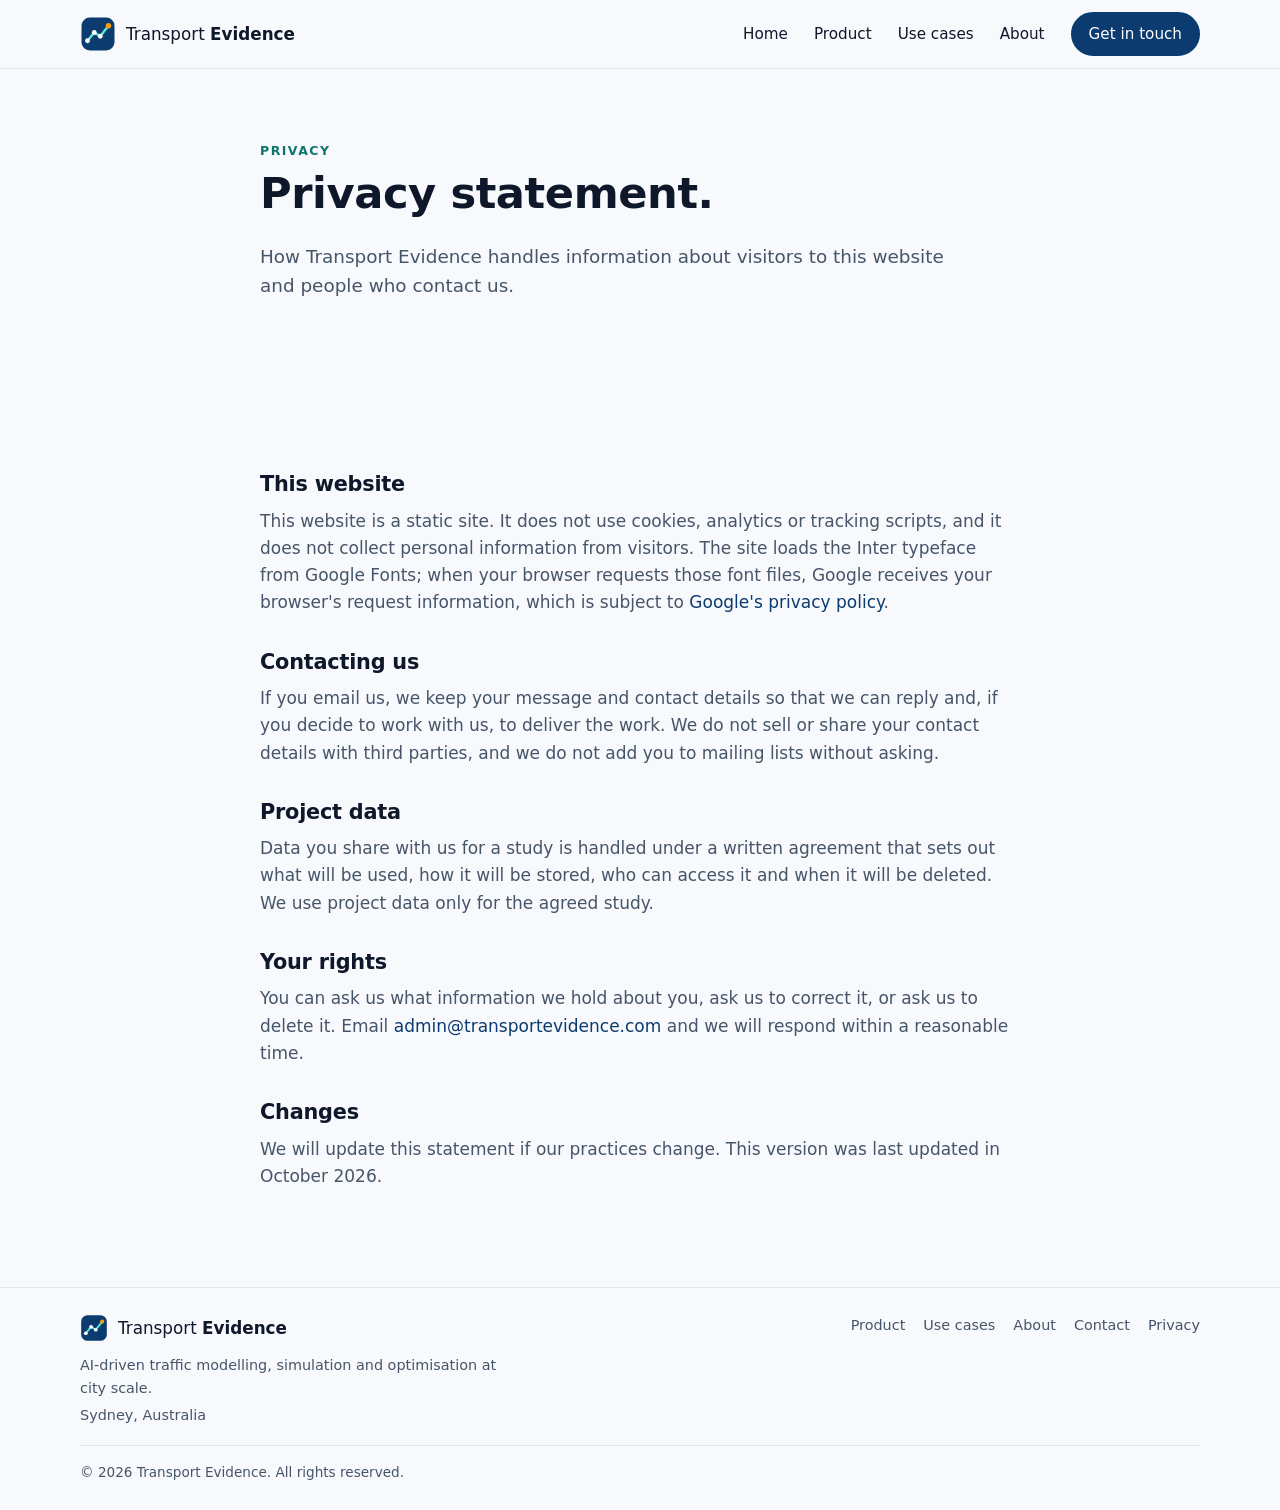
<file: privacy.html>
<!DOCTYPE html>
<html lang="en">
<head>
  <meta charset="utf-8">
  <meta http-equiv="Content-Security-Policy" content="default-src 'self'; img-src 'self' data:; style-src 'self' https://fonts.googleapis.com; font-src https://fonts.gstatic.com; script-src 'self'; base-uri 'self'; object-src 'none'">
  <meta name="viewport" content="width=device-width, initial-scale=1">
  <title>Privacy | Transport Evidence</title>
  <meta name="description" content="How Transport Evidence handles information about website visitors, people who contact us, and project data.">
  <link rel="canonical" href="https://transportevidence.com/privacy.html">
  <meta property="og:site_name" content="Transport Evidence">
  <meta property="og:title" content="Privacy | Transport Evidence">
  <meta property="og:description" content="How Transport Evidence handles information about website visitors, people who contact us, and project data.">
  <meta property="og:type" content="website">
  <meta property="og:url" content="https://transportevidence.com/privacy.html">
  <meta property="og:image" content="https://transportevidence.com/images/og.jpg">
  <meta property="og:image:width" content="1200">
  <meta property="og:image:height" content="630">
  <meta property="og:image:alt" content="Transport Evidence: AI-driven traffic modelling, simulation and optimisation at city scale">
  <meta property="og:locale" content="en_AU">
  <meta name="twitter:card" content="summary_large_image">
  <meta name="theme-color" content="#0b3b6f">
  <meta name="referrer" content="strict-origin-when-cross-origin">
  <link rel="icon" type="image/svg+xml" href="favicon.svg">
  <link rel="preconnect" href="https://fonts.googleapis.com">
  <link rel="preconnect" href="https://fonts.gstatic.com" crossorigin>
  <link href="https://fonts.googleapis.com/css2?family=Inter:wght@400;500;600;700&display=swap" rel="stylesheet">
  <link rel="stylesheet" href="styles.css">
</head>
<body>
  <a class="skip" href="#main">Skip to content</a>
  <header class="site-header">
    <div class="container nav-row">
      <a class="brand" href="index.html" aria-label="Transport Evidence home">
        <img src="images/logo.svg" alt="" width="36" height="36">
        <span>Transport <strong>Evidence</strong></span>
      </a>
      <button class="nav-toggle" aria-expanded="false" aria-controls="site-nav" aria-label="Toggle navigation">
        <span></span><span></span><span></span>
      </button>
      <nav id="site-nav" class="site-nav" aria-label="Main">
        <a href="index.html">Home</a>
        <a href="product.html">Product</a>
        <a href="use-cases.html">Use cases</a>
        <a href="about.html">About</a>
        <a class="btn btn-small" href="contact.html">Get in touch</a>
      </nav>
    </div>
  </header>

  <main id="main">

    <section class="page-hero">
      <div class="container narrow">
        <p class="eyebrow">Privacy</p>
        <h1>Privacy statement.</h1>
        <p class="lead">How Transport Evidence handles information about visitors to this website and people who contact us.</p>
      </div>
    </section>

    <section class="section">
      <div class="container narrow prose">
        <h2>This website</h2>
        <p>This website is a static site. It does not use cookies, analytics or tracking scripts, and it does not collect personal information from visitors. The site loads the Inter typeface from Google Fonts; when your browser requests those font files, Google receives your browser's request information, which is subject to <a href="https://policies.google.com/privacy">Google's privacy policy</a>.</p>

        <h2>Contacting us</h2>
        <p>If you email us, we keep your message and contact details so that we can reply and, if you decide to work with us, to deliver the work. We do not sell or share your contact details with third parties, and we do not add you to mailing lists without asking.</p>

        <h2>Project data</h2>
        <p>Data you share with us for a study is handled under a written agreement that sets out what will be used, how it will be stored, who can access it and when it will be deleted. We use project data only for the agreed study.</p>

        <h2>Your rights</h2>
        <p>You can ask us what information we hold about you, ask us to correct it, or ask us to delete it. Email <a href="mailto:admin@transportevidence.com">admin@transportevidence.com</a> and we will respond within a reasonable time.</p>

        <h2>Changes</h2>
        <p>We will update this statement if our practices change. This version was last updated in October 2026.</p>
      </div>
    </section>
  </main>

  <footer class="site-footer">
    <div class="container footer-grid">
      <div>
        <a class="brand" href="index.html"><img src="images/logo.svg" alt="" width="28" height="28"><span>Transport <strong>Evidence</strong></span></a>
        <p class="footer-tagline">AI-driven traffic modelling, simulation and optimisation at city scale.</p>
        <p class="footer-meta">Sydney, Australia</p>
      </div>
      <nav class="footer-links" aria-label="Footer">
        <a href="product.html">Product</a>
        <a href="use-cases.html">Use cases</a>
        <a href="about.html">About</a>
        <a href="contact.html">Contact</a>
        <a href="privacy.html">Privacy</a>
      </nav>
    </div>
    <div class="container footer-bottom">
      <p>&copy; <span id="year">2026</span> Transport Evidence. All rights reserved.</p>
    </div>
  </footer>

  <script src="main.js" defer></script>
</body>
</html>
</file>
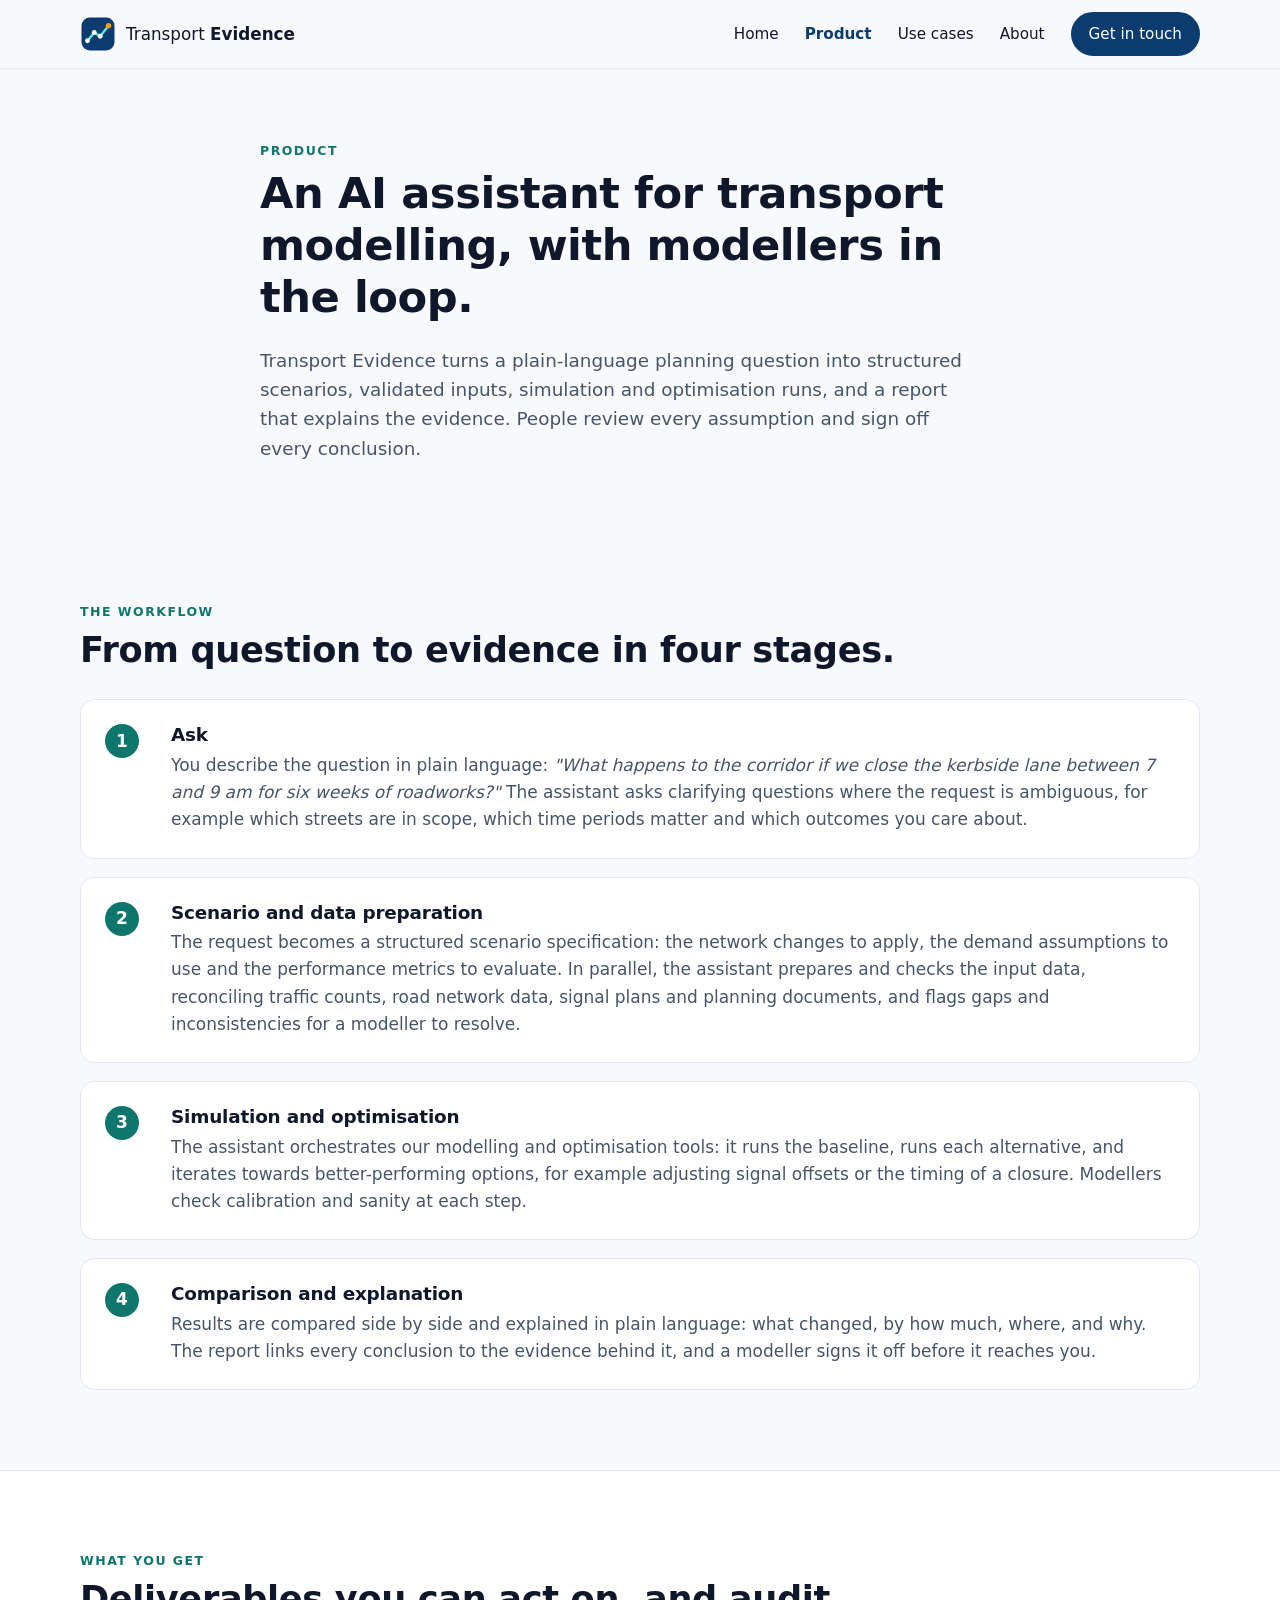
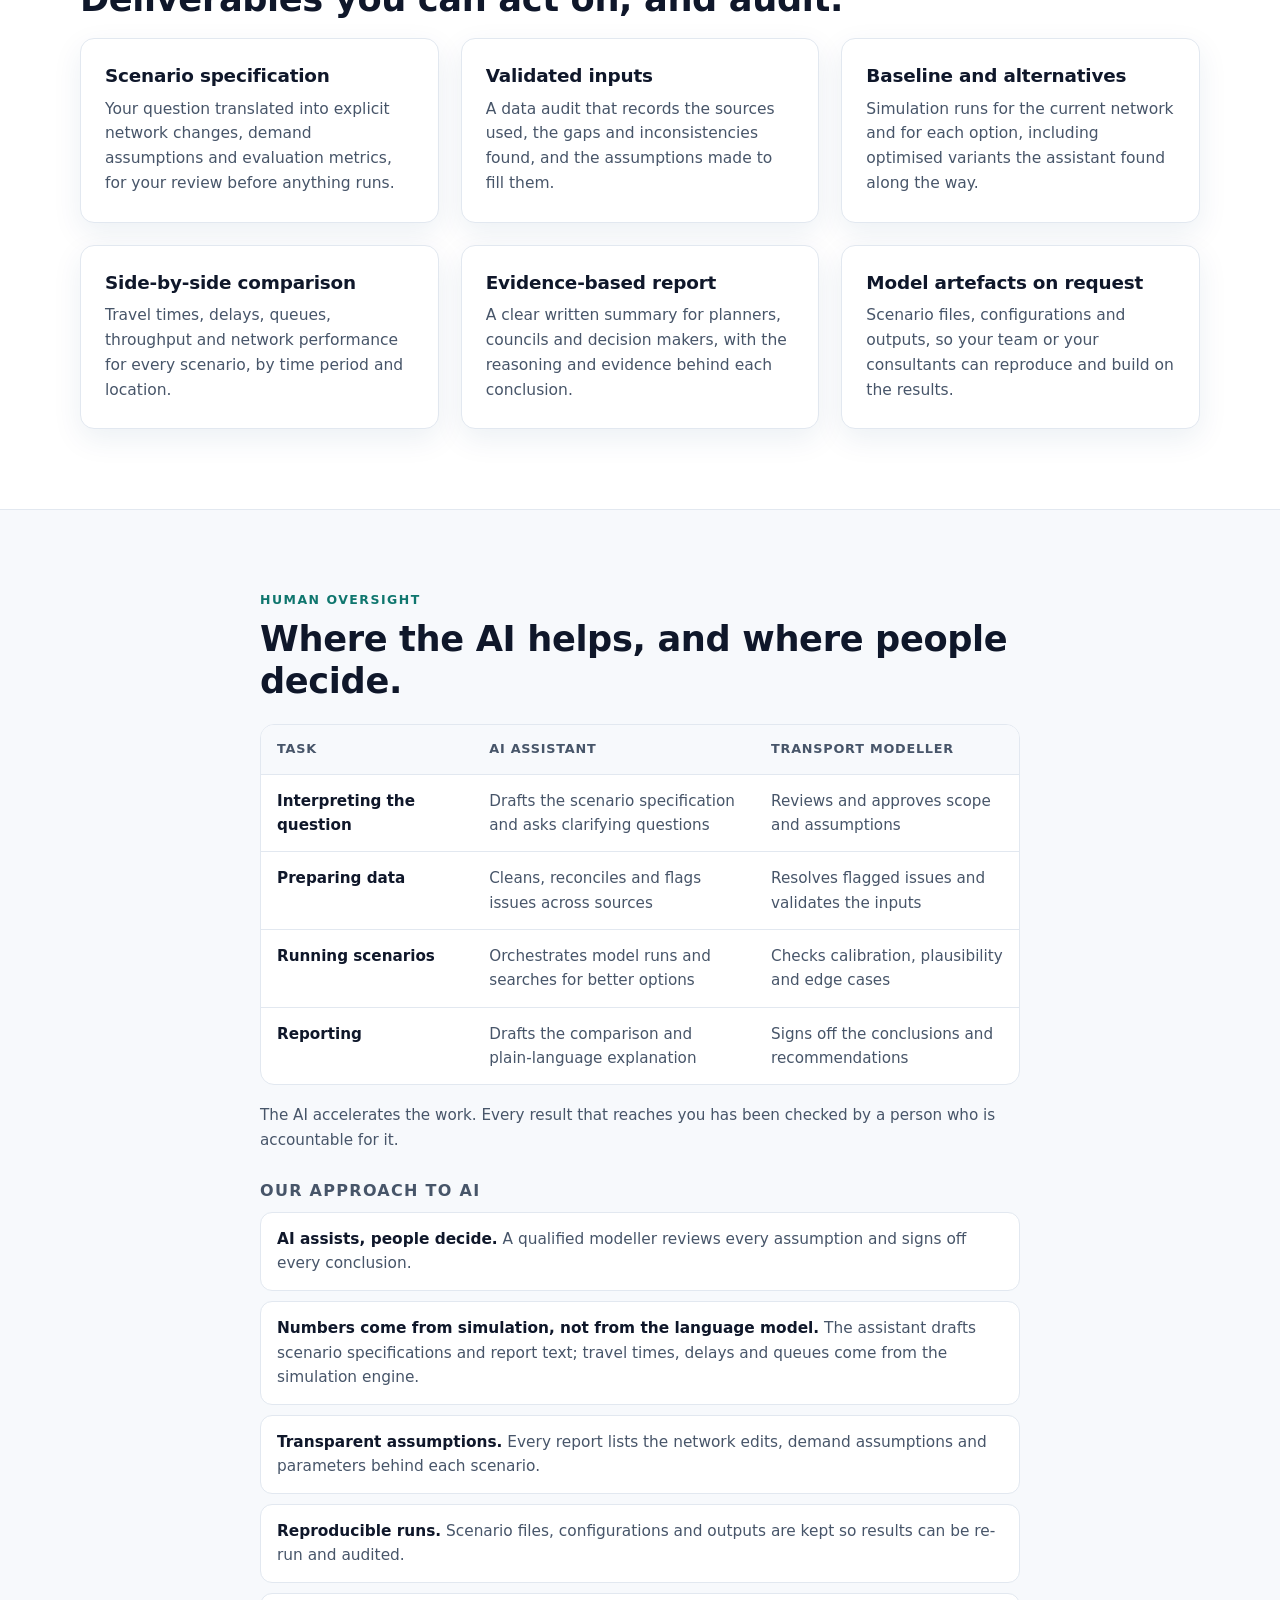
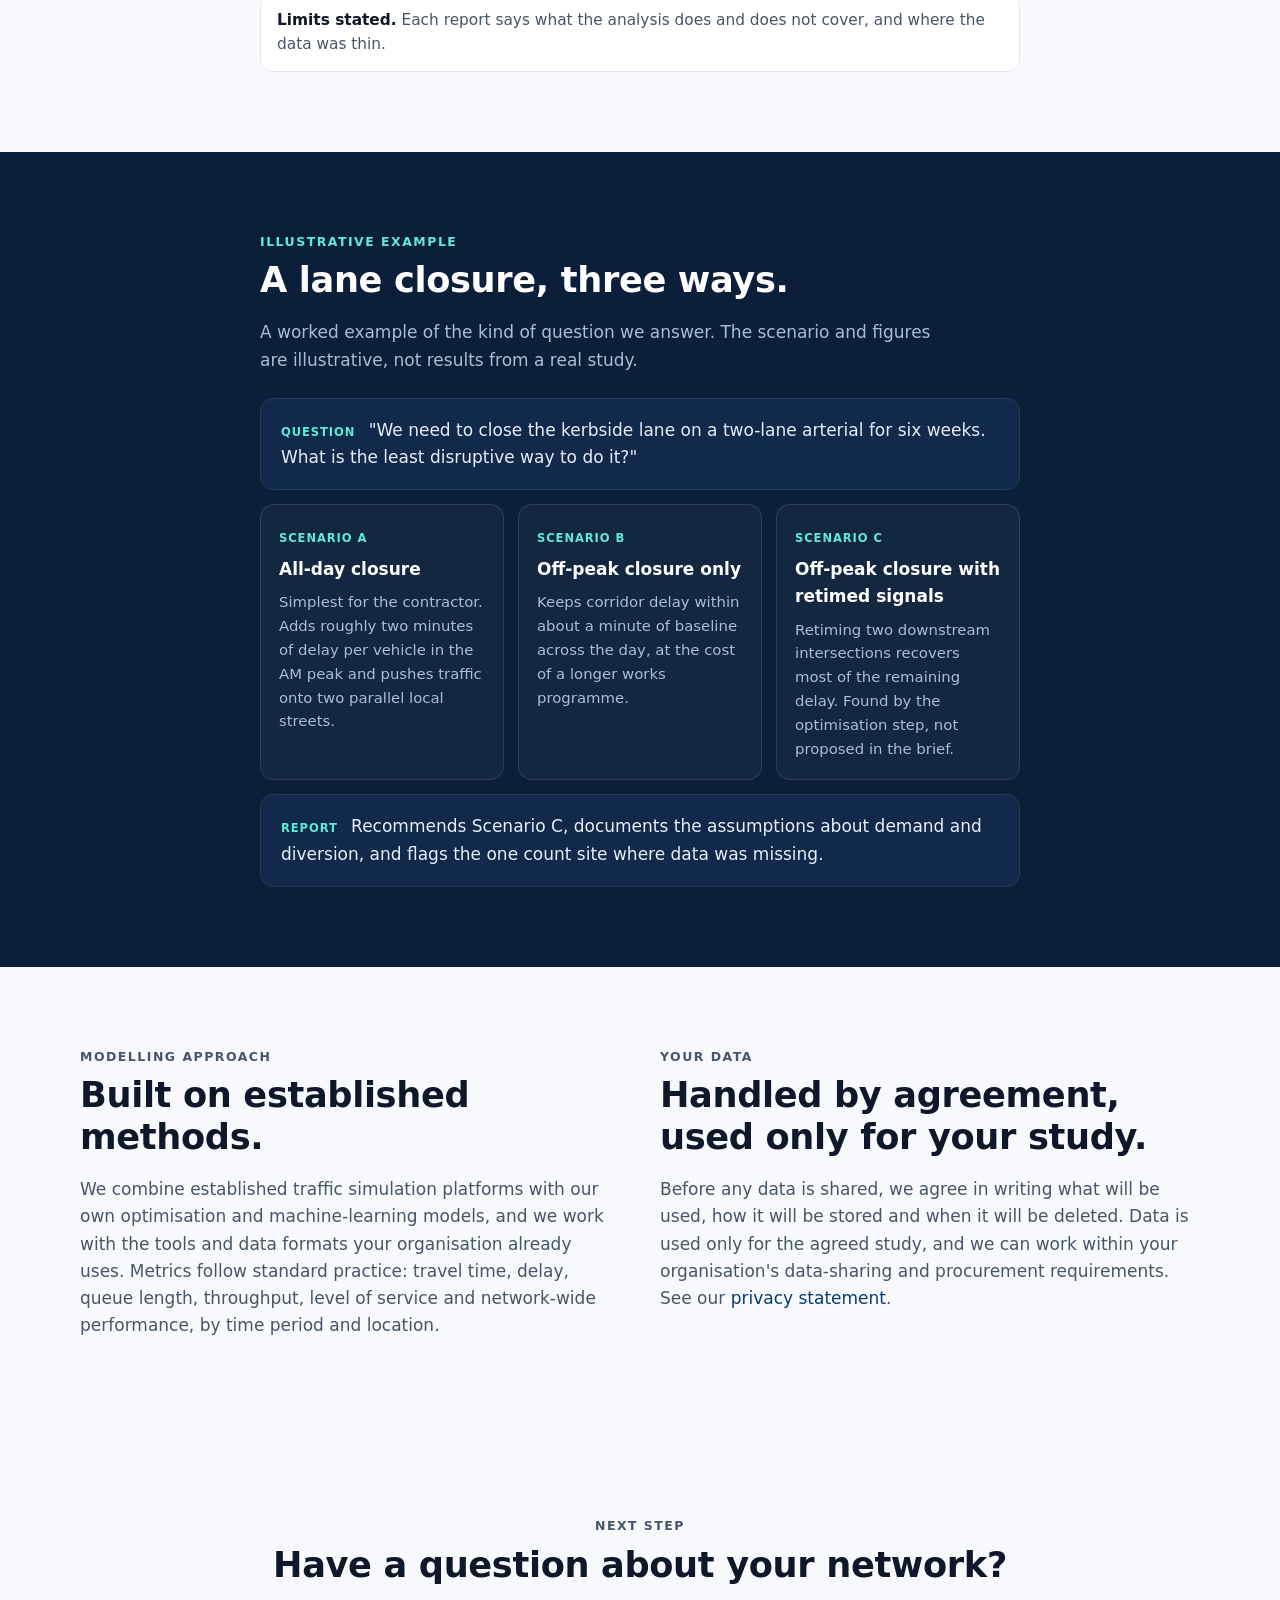
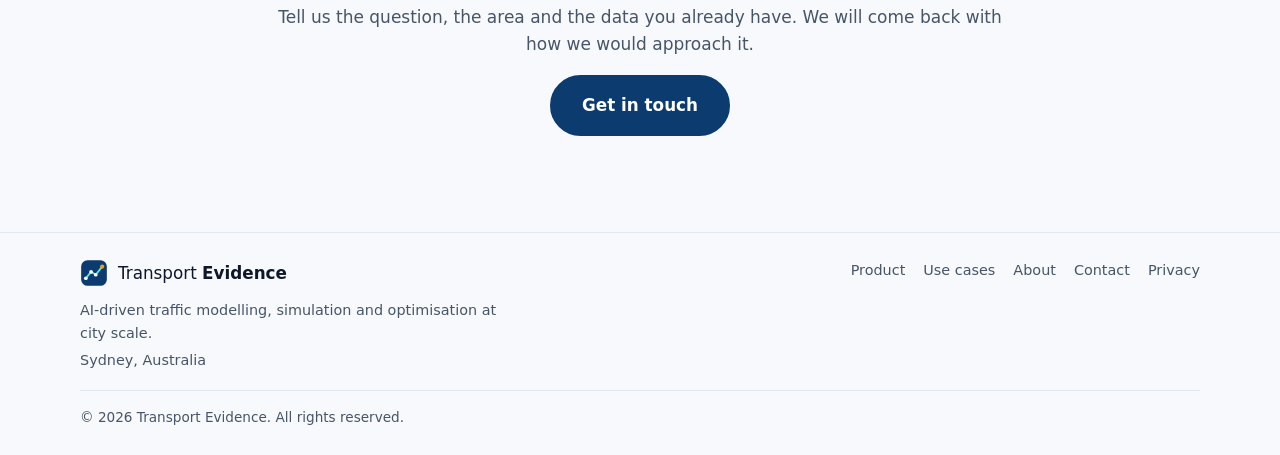
<file: product.html>
<!DOCTYPE html>
<html lang="en">
<head>
  <meta charset="utf-8">
  <meta http-equiv="Content-Security-Policy" content="default-src 'self'; img-src 'self' data:; style-src 'self' https://fonts.googleapis.com; font-src https://fonts.gstatic.com; script-src 'self'; base-uri 'self'; object-src 'none'">
  <meta name="viewport" content="width=device-width, initial-scale=1">
  <title>Product | Transport Evidence</title>
  <meta name="description" content="How Transport Evidence turns a plain-language planning question into scenarios, validated data, simulation and optimisation runs, and an evidence-based report, with modellers in the loop.">
  <link rel="canonical" href="https://transportevidence.com/product.html">
  <meta property="og:site_name" content="Transport Evidence">
  <meta property="og:title" content="Product | Transport Evidence">
  <meta property="og:description" content="How Transport Evidence turns a plain-language planning question into scenarios, validated data, simulation and optimisation runs, and an evidence-based report, with modellers in the loop.">
  <meta property="og:type" content="website">
  <meta property="og:url" content="https://transportevidence.com/product.html">
  <meta property="og:image" content="https://transportevidence.com/images/og.jpg">
  <meta property="og:image:width" content="1200">
  <meta property="og:image:height" content="630">
  <meta property="og:image:alt" content="Transport Evidence: AI-driven traffic modelling, simulation and optimisation at city scale">
  <meta property="og:locale" content="en_AU">
  <meta name="twitter:card" content="summary_large_image">
  <meta name="theme-color" content="#0b3b6f">
  <meta name="referrer" content="strict-origin-when-cross-origin">
  <link rel="icon" type="image/svg+xml" href="favicon.svg">
  <link rel="preconnect" href="https://fonts.googleapis.com">
  <link rel="preconnect" href="https://fonts.gstatic.com" crossorigin>
  <link href="https://fonts.googleapis.com/css2?family=Inter:wght@400;500;600;700&display=swap" rel="stylesheet">
  <link rel="stylesheet" href="styles.css">
</head>
<body>
  <a class="skip" href="#main">Skip to content</a>
  <header class="site-header">
    <div class="container nav-row">
      <a class="brand" href="index.html" aria-label="Transport Evidence home">
        <img src="images/logo.svg" alt="" width="36" height="36">
        <span>Transport <strong>Evidence</strong></span>
      </a>
      <button class="nav-toggle" aria-expanded="false" aria-controls="site-nav" aria-label="Toggle navigation">
        <span></span><span></span><span></span>
      </button>
      <nav id="site-nav" class="site-nav" aria-label="Main">
        <a href="index.html">Home</a>
        <a href="product.html" aria-current="page">Product</a>
        <a href="use-cases.html">Use cases</a>
        <a href="about.html">About</a>
        <a class="btn btn-small" href="contact.html">Get in touch</a>
      </nav>
    </div>
  </header>

  <main id="main">

    <section class="page-hero">
      <div class="container narrow">
        <p class="eyebrow">Product</p>
        <h1>An AI assistant for transport modelling, with modellers in the loop.</h1>
        <p class="lead">
          Transport Evidence turns a plain-language planning question into structured scenarios, validated inputs,
          simulation and optimisation runs, and a report that explains the evidence. People review every assumption
          and sign off every conclusion.
        </p>
      </div>
    </section>

    <section class="section" id="workflow">
      <div class="container">
        <p class="eyebrow">The workflow</p>
        <h2>From question to evidence in four stages.</h2>
        <div class="stage-list">
          <article class="stage">
            <span class="step-num">1</span>
            <div>
              <h3>Ask</h3>
              <p>You describe the question in plain language: <em>"What happens to the corridor if we close the kerbside lane between 7 and 9 am for six weeks of roadworks?"</em> The assistant asks clarifying questions where the request is ambiguous, for example which streets are in scope, which time periods matter and which outcomes you care about.</p>
            </div>
          </article>
          <article class="stage">
            <span class="step-num">2</span>
            <div>
              <h3>Scenario and data preparation</h3>
              <p>The request becomes a structured scenario specification: the network changes to apply, the demand assumptions to use and the performance metrics to evaluate. In parallel, the assistant prepares and checks the input data, reconciling traffic counts, road network data, signal plans and planning documents, and flags gaps and inconsistencies for a modeller to resolve.</p>
            </div>
          </article>
          <article class="stage">
            <span class="step-num">3</span>
            <div>
              <h3>Simulation and optimisation</h3>
              <p>The assistant orchestrates our modelling and optimisation tools: it runs the baseline, runs each alternative, and iterates towards better-performing options, for example adjusting signal offsets or the timing of a closure. Modellers check calibration and sanity at each step.</p>
            </div>
          </article>
          <article class="stage">
            <span class="step-num">4</span>
            <div>
              <h3>Comparison and explanation</h3>
              <p>Results are compared side by side and explained in plain language: what changed, by how much, where, and why. The report links every conclusion to the evidence behind it, and a modeller signs it off before it reaches you.</p>
            </div>
          </article>
        </div>
      </div>
    </section>

    <section class="section section-muted" id="deliverables">
      <div class="container">
        <p class="eyebrow">What you get</p>
        <h2>Deliverables you can act on, and audit.</h2>
        <div class="grid grid-3">
          <article class="card">
            <h3>Scenario specification</h3>
            <p>Your question translated into explicit network changes, demand assumptions and evaluation metrics, for your review before anything runs.</p>
          </article>
          <article class="card">
            <h3>Validated inputs</h3>
            <p>A data audit that records the sources used, the gaps and inconsistencies found, and the assumptions made to fill them.</p>
          </article>
          <article class="card">
            <h3>Baseline and alternatives</h3>
            <p>Simulation runs for the current network and for each option, including optimised variants the assistant found along the way.</p>
          </article>
          <article class="card">
            <h3>Side-by-side comparison</h3>
            <p>Travel times, delays, queues, throughput and network performance for every scenario, by time period and location.</p>
          </article>
          <article class="card">
            <h3>Evidence-based report</h3>
            <p>A clear written summary for planners, councils and decision makers, with the reasoning and evidence behind each conclusion.</p>
          </article>
          <article class="card">
            <h3>Model artefacts on request</h3>
            <p>Scenario files, configurations and outputs, so your team or your consultants can reproduce and build on the results.</p>
          </article>
        </div>
      </div>
    </section>

    <section class="section" id="roles">
      <div class="container narrow">
        <p class="eyebrow">Human oversight</p>
        <h2>Where the AI helps, and where people decide.</h2>
        <div class="table-wrap">
          <table class="table">
            <thead>
              <tr><th scope="col">Task</th><th scope="col">AI assistant</th><th scope="col">Transport modeller</th></tr>
            </thead>
            <tbody>
              <tr><th scope="row">Interpreting the question</th><td>Drafts the scenario specification and asks clarifying questions</td><td>Reviews and approves scope and assumptions</td></tr>
              <tr><th scope="row">Preparing data</th><td>Cleans, reconciles and flags issues across sources</td><td>Resolves flagged issues and validates the inputs</td></tr>
              <tr><th scope="row">Running scenarios</th><td>Orchestrates model runs and searches for better options</td><td>Checks calibration, plausibility and edge cases</td></tr>
              <tr><th scope="row">Reporting</th><td>Drafts the comparison and plain-language explanation</td><td>Signs off the conclusions and recommendations</td></tr>
            </tbody>
          </table>
        </div>
        <p class="note">The AI accelerates the work. Every result that reaches you has been checked by a person who is accountable for it.</p>
        <h3 class="sub">Our approach to AI</h3>
        <ul class="principles">
          <li><strong>AI assists, people decide.</strong> A qualified modeller reviews every assumption and signs off every conclusion.</li>
          <li><strong>Numbers come from simulation, not from the language model.</strong> The assistant drafts scenario specifications and report text; travel times, delays and queues come from the simulation engine.</li>
          <li><strong>Transparent assumptions.</strong> Every report lists the network edits, demand assumptions and parameters behind each scenario.</li>
          <li><strong>Reproducible runs.</strong> Scenario files, configurations and outputs are kept so results can be re-run and audited.</li>
          <li><strong>Limits stated.</strong> Each report says what the analysis does and does not cover, and where the data was thin.</li>
        </ul>
      </div>
    </section>

    <section class="section section-dark" id="example">
      <div class="container narrow">
        <p class="eyebrow">Illustrative example</p>
        <h2>A lane closure, three ways.</h2>
        <p class="dark-lead">A worked example of the kind of question we answer. The scenario and figures are illustrative, not results from a real study.</p>
        <div class="example">
          <div class="example-q"><span class="tag">Question</span> "We need to close the kerbside lane on a two-lane arterial for six weeks. What is the least disruptive way to do it?"</div>
          <div class="example-grid">
            <div class="example-card"><span class="tag">Scenario A</span><strong>All-day closure</strong><p>Simplest for the contractor. Adds roughly two minutes of delay per vehicle in the AM peak and pushes traffic onto two parallel local streets.</p></div>
            <div class="example-card"><span class="tag">Scenario B</span><strong>Off-peak closure only</strong><p>Keeps corridor delay within about a minute of baseline across the day, at the cost of a longer works programme.</p></div>
            <div class="example-card"><span class="tag">Scenario C</span><strong>Off-peak closure with retimed signals</strong><p>Retiming two downstream intersections recovers most of the remaining delay. Found by the optimisation step, not proposed in the brief.</p></div>
          </div>
          <div class="example-a"><span class="tag">Report</span> Recommends Scenario C, documents the assumptions about demand and diversion, and flags the one count site where data was missing.</div>
        </div>
      </div>
    </section>

    <section class="section" id="approach">
      <div class="container">
        <div class="grid grid-2 approach-grid">
          <div>
            <p class="eyebrow">Modelling approach</p>
            <h2>Built on established methods.</h2>
            <p>We combine established traffic simulation platforms with our own optimisation and machine-learning models, and we work with the tools and data formats your organisation already uses. Metrics follow standard practice: travel time, delay, queue length, throughput, level of service and network-wide performance, by time period and location.</p>
          </div>
          <div>
            <p class="eyebrow">Your data</p>
            <h2>Handled by agreement, used only for your study.</h2>
            <p>Before any data is shared, we agree in writing what will be used, how it will be stored and when it will be deleted. Data is used only for the agreed study, and we can work within your organisation's data-sharing and procurement requirements. See our <a href="privacy.html">privacy statement</a>.</p>
          </div>
        </div>
      </div>
    </section>
    <section class="section section-contact">
      <div class="container narrow center">
        <p class="eyebrow">Next step</p>
        <h2>Have a question about your network?</h2>
        <p>Tell us the question, the area and the data you already have. We will come back with how we would approach it.</p>
        <a class="btn btn-large" href="contact.html">Get in touch</a>
      </div>
    </section>
  </main>

  <footer class="site-footer">
    <div class="container footer-grid">
      <div>
        <a class="brand" href="index.html"><img src="images/logo.svg" alt="" width="28" height="28"><span>Transport <strong>Evidence</strong></span></a>
        <p class="footer-tagline">AI-driven traffic modelling, simulation and optimisation at city scale.</p>
        <p class="footer-meta">Sydney, Australia</p>
      </div>
      <nav class="footer-links" aria-label="Footer">
        <a href="product.html">Product</a>
        <a href="use-cases.html">Use cases</a>
        <a href="about.html">About</a>
        <a href="contact.html">Contact</a>
        <a href="privacy.html">Privacy</a>
      </nav>
    </div>
    <div class="container footer-bottom">
      <p>&copy; <span id="year">2026</span> Transport Evidence. All rights reserved.</p>
    </div>
  </footer>

  <script src="main.js" defer></script>
</body>
</html>
</file>
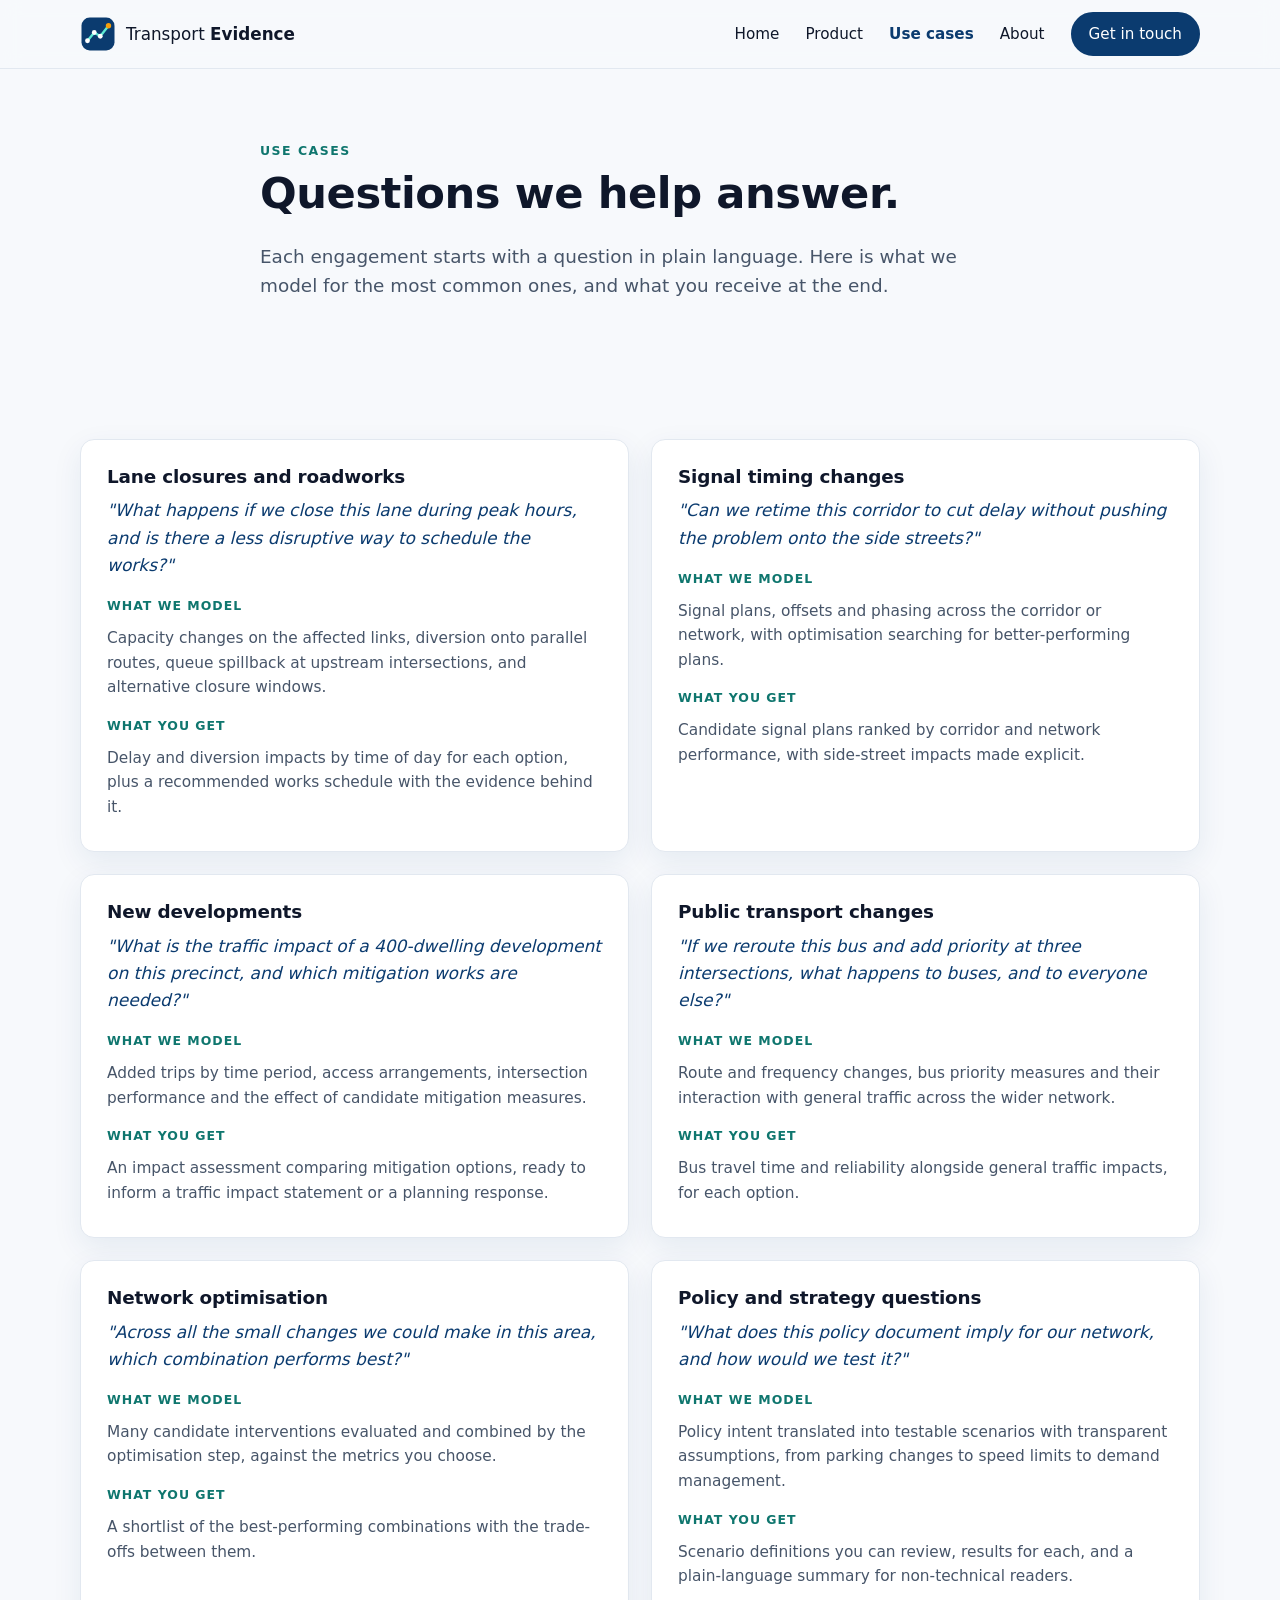
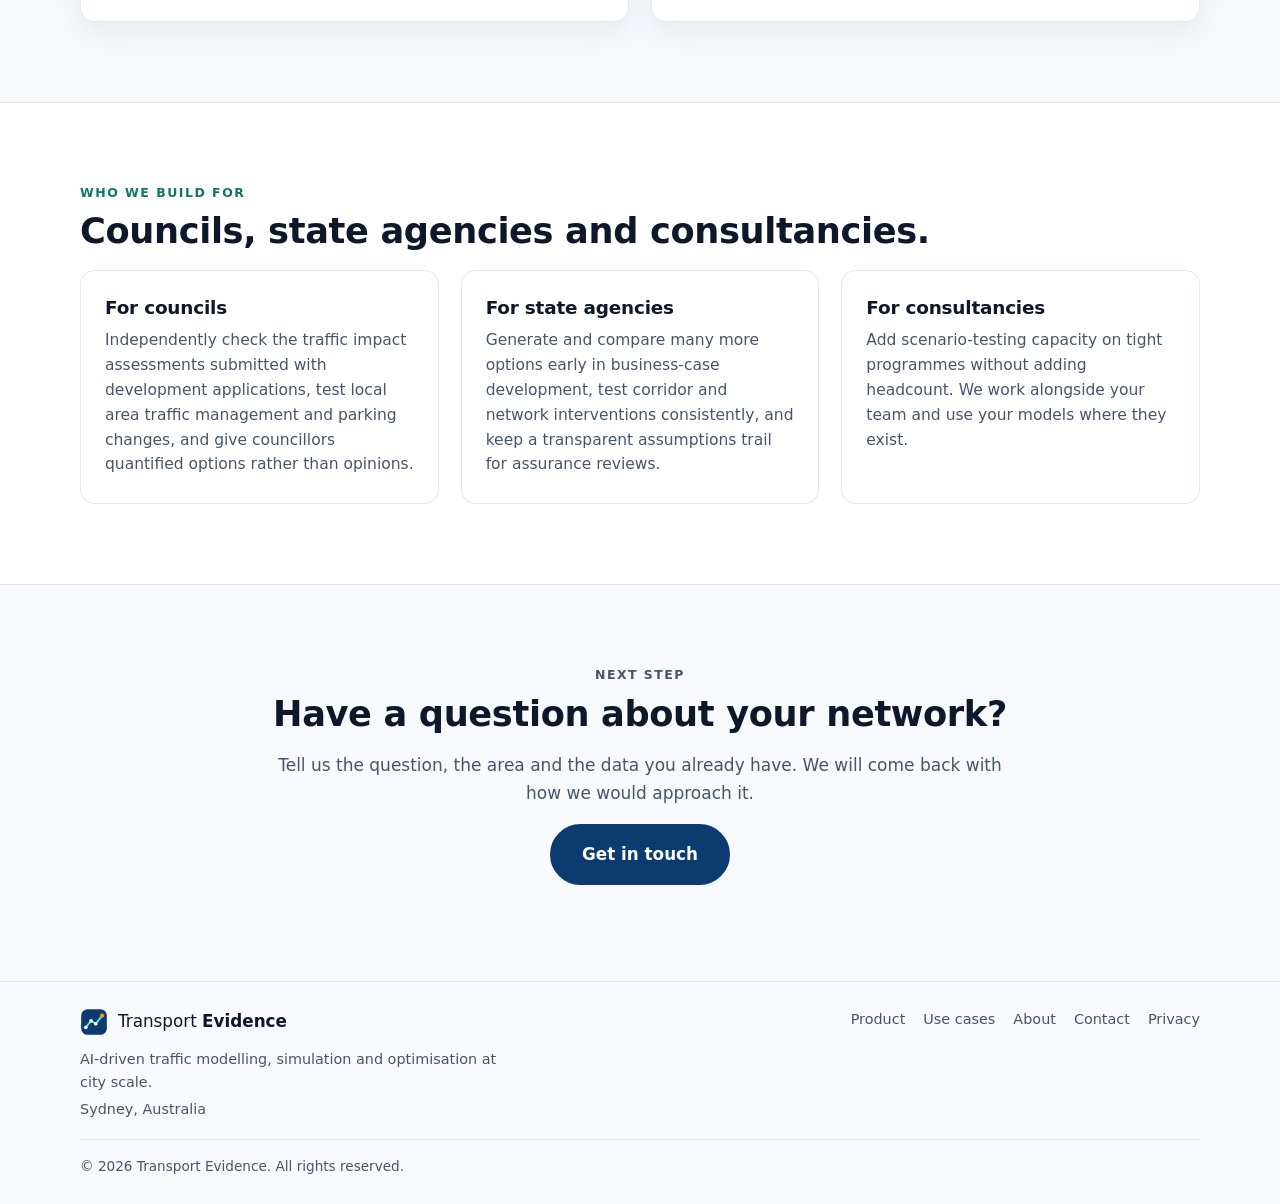
<file: use-cases.html>
<!DOCTYPE html>
<html lang="en">
<head>
  <meta charset="utf-8">
  <meta http-equiv="Content-Security-Policy" content="default-src 'self'; img-src 'self' data:; style-src 'self' https://fonts.googleapis.com; font-src https://fonts.gstatic.com; script-src 'self'; base-uri 'self'; object-src 'none'">
  <meta name="viewport" content="width=device-width, initial-scale=1">
  <title>Use cases | Transport Evidence</title>
  <meta name="description" content="Lane closures, signal timing, new developments, public transport changes, network optimisation and policy questions: what Transport Evidence models and what you get.">
  <link rel="canonical" href="https://transportevidence.com/use-cases.html">
  <meta property="og:site_name" content="Transport Evidence">
  <meta property="og:title" content="Use cases | Transport Evidence">
  <meta property="og:description" content="Lane closures, signal timing, new developments, public transport changes, network optimisation and policy questions: what Transport Evidence models and what you get.">
  <meta property="og:type" content="website">
  <meta property="og:url" content="https://transportevidence.com/use-cases.html">
  <meta property="og:image" content="https://transportevidence.com/images/og.jpg">
  <meta property="og:image:width" content="1200">
  <meta property="og:image:height" content="630">
  <meta property="og:image:alt" content="Transport Evidence: AI-driven traffic modelling, simulation and optimisation at city scale">
  <meta property="og:locale" content="en_AU">
  <meta name="twitter:card" content="summary_large_image">
  <meta name="theme-color" content="#0b3b6f">
  <meta name="referrer" content="strict-origin-when-cross-origin">
  <link rel="icon" type="image/svg+xml" href="favicon.svg">
  <link rel="preconnect" href="https://fonts.googleapis.com">
  <link rel="preconnect" href="https://fonts.gstatic.com" crossorigin>
  <link href="https://fonts.googleapis.com/css2?family=Inter:wght@400;500;600;700&display=swap" rel="stylesheet">
  <link rel="stylesheet" href="styles.css">
</head>
<body>
  <a class="skip" href="#main">Skip to content</a>
  <header class="site-header">
    <div class="container nav-row">
      <a class="brand" href="index.html" aria-label="Transport Evidence home">
        <img src="images/logo.svg" alt="" width="36" height="36">
        <span>Transport <strong>Evidence</strong></span>
      </a>
      <button class="nav-toggle" aria-expanded="false" aria-controls="site-nav" aria-label="Toggle navigation">
        <span></span><span></span><span></span>
      </button>
      <nav id="site-nav" class="site-nav" aria-label="Main">
        <a href="index.html">Home</a>
        <a href="product.html">Product</a>
        <a href="use-cases.html" aria-current="page">Use cases</a>
        <a href="about.html">About</a>
        <a class="btn btn-small" href="contact.html">Get in touch</a>
      </nav>
    </div>
  </header>

  <main id="main">

    <section class="page-hero">
      <div class="container narrow">
        <p class="eyebrow">Use cases</p>
        <h1>Questions we help answer.</h1>
        <p class="lead">Each engagement starts with a question in plain language. Here is what we model for the most common ones, and what you receive at the end.</p>
      </div>
    </section>

    <section class="section">
      <div class="container">
        <div class="grid grid-2">
          <article class="usecase">
            <h3>Lane closures and roadworks</h3>
            <p class="usecase-q">"What happens if we close this lane during peak hours, and is there a less disruptive way to schedule the works?"</p>
            <dl>
              <dt>What we model</dt><dd>Capacity changes on the affected links, diversion onto parallel routes, queue spillback at upstream intersections, and alternative closure windows.</dd>
              <dt>What you get</dt><dd>Delay and diversion impacts by time of day for each option, plus a recommended works schedule with the evidence behind it.</dd>
            </dl>
          </article>
          <article class="usecase">
            <h3>Signal timing changes</h3>
            <p class="usecase-q">"Can we retime this corridor to cut delay without pushing the problem onto the side streets?"</p>
            <dl>
              <dt>What we model</dt><dd>Signal plans, offsets and phasing across the corridor or network, with optimisation searching for better-performing plans.</dd>
              <dt>What you get</dt><dd>Candidate signal plans ranked by corridor and network performance, with side-street impacts made explicit.</dd>
            </dl>
          </article>
          <article class="usecase">
            <h3>New developments</h3>
            <p class="usecase-q">"What is the traffic impact of a 400-dwelling development on this precinct, and which mitigation works are needed?"</p>
            <dl>
              <dt>What we model</dt><dd>Added trips by time period, access arrangements, intersection performance and the effect of candidate mitigation measures.</dd>
              <dt>What you get</dt><dd>An impact assessment comparing mitigation options, ready to inform a traffic impact statement or a planning response.</dd>
            </dl>
          </article>
          <article class="usecase">
            <h3>Public transport changes</h3>
            <p class="usecase-q">"If we reroute this bus and add priority at three intersections, what happens to buses, and to everyone else?"</p>
            <dl>
              <dt>What we model</dt><dd>Route and frequency changes, bus priority measures and their interaction with general traffic across the wider network.</dd>
              <dt>What you get</dt><dd>Bus travel time and reliability alongside general traffic impacts, for each option.</dd>
            </dl>
          </article>
          <article class="usecase">
            <h3>Network optimisation</h3>
            <p class="usecase-q">"Across all the small changes we could make in this area, which combination performs best?"</p>
            <dl>
              <dt>What we model</dt><dd>Many candidate interventions evaluated and combined by the optimisation step, against the metrics you choose.</dd>
              <dt>What you get</dt><dd>A shortlist of the best-performing combinations with the trade-offs between them.</dd>
            </dl>
          </article>
          <article class="usecase">
            <h3>Policy and strategy questions</h3>
            <p class="usecase-q">"What does this policy document imply for our network, and how would we test it?"</p>
            <dl>
              <dt>What we model</dt><dd>Policy intent translated into testable scenarios with transparent assumptions, from parking changes to speed limits to demand management.</dd>
              <dt>What you get</dt><dd>Scenario definitions you can review, results for each, and a plain-language summary for non-technical readers.</dd>
            </dl>
          </article>
        </div>
      </div>
    </section>

    <section class="section section-muted">
      <div class="container">
        <p class="eyebrow">Who we build for</p>
        <h2>Councils, state agencies and consultancies.</h2>
        <div class="grid grid-3">
          <article class="card card-plain">
            <h3>For councils</h3>
            <p>Independently check the traffic impact assessments submitted with development applications, test local area traffic management and parking changes, and give councillors quantified options rather than opinions.</p>
          </article>
          <article class="card card-plain">
            <h3>For state agencies</h3>
            <p>Generate and compare many more options early in business-case development, test corridor and network interventions consistently, and keep a transparent assumptions trail for assurance reviews.</p>
          </article>
          <article class="card card-plain">
            <h3>For consultancies</h3>
            <p>Add scenario-testing capacity on tight programmes without adding headcount. We work alongside your team and use your models where they exist.</p>
          </article>
        </div>
      </div>
    </section>
    <section class="section section-contact">
      <div class="container narrow center">
        <p class="eyebrow">Next step</p>
        <h2>Have a question about your network?</h2>
        <p>Tell us the question, the area and the data you already have. We will come back with how we would approach it.</p>
        <a class="btn btn-large" href="contact.html">Get in touch</a>
      </div>
    </section>
  </main>

  <footer class="site-footer">
    <div class="container footer-grid">
      <div>
        <a class="brand" href="index.html"><img src="images/logo.svg" alt="" width="28" height="28"><span>Transport <strong>Evidence</strong></span></a>
        <p class="footer-tagline">AI-driven traffic modelling, simulation and optimisation at city scale.</p>
        <p class="footer-meta">Sydney, Australia</p>
      </div>
      <nav class="footer-links" aria-label="Footer">
        <a href="product.html">Product</a>
        <a href="use-cases.html">Use cases</a>
        <a href="about.html">About</a>
        <a href="contact.html">Contact</a>
        <a href="privacy.html">Privacy</a>
      </nav>
    </div>
    <div class="container footer-bottom">
      <p>&copy; <span id="year">2026</span> Transport Evidence. All rights reserved.</p>
    </div>
  </footer>

  <script src="main.js" defer></script>
</body>
</html>
</file>
<file: styles.css>
/* ===== Transport Evidence — site styles ===== */
:root {
  --bg: #f7f9fc;
  --surface: #ffffff;
  --ink: #0f172a;
  --muted: #475569;
  --line: #e2e8f0;
  --brand: #0b3b6f;
  --brand-ink: #ffffff;
  --accent: #0ea5a4;
  --accent-text: #0f766e;
  --accent-badge: #0f766e;
  --accent-soft: #ccfbf1;
  --highlight: #f59e0b;
  --dark-bg: #0b1f3a;
  --dark-surface: #11294a;
  --dark-ink: #e6eef8;
  --dark-muted: #a9bdd6;
  --radius: 14px;
  --shadow: 0 10px 30px rgba(11, 59, 111, 0.08);
  --max: 1120px;
}
@media (prefers-color-scheme: dark) {
  :root:not([data-theme="light"]) {
    --bg: #0a1424;
    --surface: #101d33;
    --ink: #e6eef8;
    --muted: #a9bdd6;
    --line: #1f2f4a;
    --brand: #4f8fd8;
    --brand-ink: #0a1424;
    --accent-text: #5eead4;
    --accent-soft: #0f3f3f;
    --shadow: 0 10px 30px rgba(0, 0, 0, 0.35);
  }
}
:root[data-theme="dark"] {
  --bg: #0a1424;
  --surface: #101d33;
  --ink: #e6eef8;
  --muted: #a9bdd6;
  --line: #1f2f4a;
  --brand: #4f8fd8;
  --brand-ink: #0a1424;
  --accent-text: #5eead4;
  --accent-soft: #0f3f3f;
  --shadow: 0 10px 30px rgba(0, 0, 0, 0.35);
}

* { box-sizing: border-box; }
html { scroll-behavior: smooth; }
body {
  margin: 0;
  font-family: 'Inter', system-ui, -apple-system, 'Segoe UI', Helvetica, Arial, sans-serif;
  font-size: 17px;
  line-height: 1.6;
  color: var(--ink);
  background: var(--bg);
  -webkit-font-smoothing: antialiased;
}
img { max-width: 100%; height: auto; display: block; }
a { color: var(--brand); text-decoration: none; }
a:hover { text-decoration: underline; }
h1, h2, h3 { line-height: 1.2; margin: 0 0 0.5em; letter-spacing: -0.01em; }
h1 { font-size: clamp(2rem, 4.5vw, 3.1rem); font-weight: 700; }
h2 { font-size: clamp(1.6rem, 3vw, 2.2rem); font-weight: 700; }
h3 { font-size: 1.15rem; font-weight: 600; }
p { margin: 0 0 1em; }
.container { width: min(var(--max), 100% - 32px); margin: 0 auto; }
.narrow { max-width: 760px; }
.center { text-align: center; }
.eyebrow {
  text-transform: uppercase;
  letter-spacing: 0.12em;
  font-size: 0.78rem;
  font-weight: 600;
  color: var(--accent-text);
  margin-bottom: 0.6em;
}
.section { padding: 80px 0; }
.section-muted { background: var(--surface); border-top: 1px solid var(--line); border-bottom: 1px solid var(--line); }
.section-intro { max-width: 720px; color: var(--muted); margin-bottom: 2rem; }

/* ----- header / nav ----- */
.site-header {
  position: sticky; top: 0; z-index: 50;
  background: color-mix(in srgb, var(--bg) 85%, transparent);
  backdrop-filter: blur(10px);
  border-bottom: 1px solid var(--line);
}
.nav-row { display: flex; align-items: center; justify-content: space-between; height: 68px; }
.brand { display: flex; align-items: center; gap: 10px; font-size: 1.05rem; color: var(--ink); }
.brand:hover { text-decoration: none; }
.brand strong { font-weight: 700; }
.site-nav { display: flex; align-items: center; gap: 26px; }
.site-nav a { color: var(--ink); font-weight: 500; font-size: 0.95rem; }
.site-nav a:hover { color: var(--brand); text-decoration: none; }
.nav-toggle {
  display: none; background: none; border: 0; padding: 8px; cursor: pointer;
}
.nav-toggle span { display: block; width: 22px; height: 2px; background: var(--ink); margin: 5px 0; border-radius: 2px; }

/* ----- buttons ----- */
.btn {
  display: inline-block;
  background: var(--brand); color: var(--brand-ink);
  padding: 12px 22px; border-radius: 999px; font-weight: 600; font-size: 0.98rem;
  border: 2px solid var(--brand);
  transition: transform .15s ease, box-shadow .15s ease;
}
.btn:hover { text-decoration: none; transform: translateY(-1px); box-shadow: var(--shadow); }
.btn-ghost { background: transparent; color: var(--brand); }
.btn-small { padding: 8px 16px; font-size: 0.9rem; color: var(--brand-ink) !important; }
.btn-large { padding: 15px 30px; font-size: 1.05rem; }

/* ----- hero ----- */
.hero { padding: 72px 0 56px; }
.hero-grid { display: grid; grid-template-columns: 1.1fr 1fr; gap: 48px; align-items: center; }
.lead { font-size: 1.15rem; color: var(--muted); max-width: 560px; }
.cta-row { display: flex; flex-wrap: wrap; gap: 12px; margin: 24px 0 14px; }
.hero-note { font-size: 0.9rem; color: var(--muted); }
.hero-art .hero-svg { width: 100%; height: auto; border-radius: 24px; box-shadow: var(--shadow); display: block; }
.hero-svg .corridor { animation: corridor-flow 2.4s linear infinite; }
@keyframes corridor-flow { to { stroke-dashoffset: -48; } }

/* ----- cards ----- */
.grid { display: grid; gap: 22px; }
.grid-4 { grid-template-columns: repeat(4, 1fr); }
.grid-3 { grid-template-columns: repeat(3, 1fr); }
.grid-2 { grid-template-columns: repeat(2, 1fr); }
.card {
  background: var(--surface);
  border: 1px solid var(--line);
  border-radius: var(--radius);
  padding: 26px 24px;
  box-shadow: var(--shadow);
}
.card p { color: var(--muted); margin: 0; font-size: 0.97rem; }
.card-plain { box-shadow: none; }
.card-icon {
  width: 44px; height: 44px; border-radius: 12px;
  background: var(--accent-soft); color: var(--accent-text);
  display: grid; place-items: center; margin-bottom: 16px;
}
.card-icon svg { width: 24px; height: 24px; fill: none; stroke: currentColor; stroke-width: 1.8; stroke-linecap: round; stroke-linejoin: round; }
.audience { margin-top: 28px; color: var(--muted); }

/* ----- how it works (dark band) ----- */
.section-dark { background: var(--dark-bg); color: var(--dark-ink); }
.section-dark .eyebrow { color: #5eead4; }
.section-dark h2 { color: #ffffff; }
.steps {
  list-style: none; padding: 0; margin: 36px 0 28px;
  display: grid; grid-template-columns: repeat(4, 1fr); gap: 22px;
  counter-reset: step;
}
.steps li {
  background: var(--dark-surface);
  border: 1px solid rgba(255,255,255,0.08);
  border-radius: var(--radius);
  padding: 26px 22px;
}
.steps h3 { color: #ffffff; font-size: 1.05rem; }
.steps p { color: var(--dark-muted); font-size: 0.95rem; margin: 0; }
.step-num {
  display: inline-grid; place-items: center;
  width: 34px; height: 34px; border-radius: 50%;
  background: var(--accent-badge); color: #ffffff; font-weight: 700; margin-bottom: 14px;
}
.callout {
  background: rgba(94, 234, 212, 0.08);
  border-left: 4px solid #5eead4;
  border-radius: 10px;
  padding: 18px 22px;
  color: var(--dark-ink);
}
.callout strong { color: #ffffff; margin-right: 6px; }

/* ----- team ----- */
.team-grid { margin-top: 10px; }
.person {
  display: grid; grid-template-columns: 140px 1fr; gap: 22px;
  background: var(--bg);
  border: 1px solid var(--line);
  border-radius: var(--radius);
  padding: 26px;
}
.avatar { width: 140px; height: 140px; border-radius: 50%; object-fit: cover; border: 4px solid var(--surface); box-shadow: var(--shadow); }
.person h3 { margin-bottom: 0.1em; }
.role { color: var(--accent-text); font-weight: 600; font-size: 0.9rem; margin-bottom: 0.8em; }
.person p { font-size: 0.96rem; color: var(--muted); }
.links { display: flex; flex-wrap: wrap; gap: 14px; margin: 0; }
.links a { font-weight: 500; font-size: 0.92rem; }

/* ----- contact ----- */
.section-contact { padding-bottom: 96px; }
.section-contact p { color: var(--muted); }
.contact-meta { margin-top: 18px; font-size: 0.9rem; }

/* ----- footer ----- */
.site-footer { border-top: 1px solid var(--line); padding: 26px 0; font-size: 0.9rem; color: var(--muted); }
.footer-row { display: flex; justify-content: space-between; flex-wrap: wrap; gap: 12px; }
.footer-row p { margin: 0; }
.footer-links { display: flex; gap: 18px; }
.footer-links a { color: var(--muted); }

/* ----- responsive ----- */
@media (max-width: 1000px) {
  .grid-4 { grid-template-columns: repeat(2, 1fr); }
  .steps { grid-template-columns: repeat(2, 1fr); }
  .grid-3 { grid-template-columns: repeat(2, 1fr); }
}
@media (max-width: 820px) {
  .hero-grid { grid-template-columns: 1fr; gap: 32px; }
  .hero-art { order: -1; }
  .grid-2 { grid-template-columns: 1fr; }
  .nav-toggle { display: block; }
  .site-nav {
    display: none; position: absolute; left: 0; right: 0; top: 68px;
    flex-direction: column; align-items: flex-start; gap: 4px;
    background: var(--surface); border-bottom: 1px solid var(--line); padding: 12px 16px 18px;
  }
  .site-nav.open { display: flex; }
  .site-nav a { padding: 8px 0; }
  .site-nav .btn-small { margin-top: 6px; }
}
@media (max-width: 560px) {
  body { font-size: 16px; }
  .section { padding: 56px 0; }
  .hero { padding: 40px 0 32px; }
  .grid-4, .grid-3, .steps { grid-template-columns: 1fr; }
  .person { grid-template-columns: 1fr; justify-items: start; }
}


/* ===== additions: multi-page site ===== */
.skip {
  position: absolute; left: 16px; top: -60px; z-index: 100;
  background: var(--brand); color: #fff; padding: 10px 14px; border-radius: 8px; font-weight: 600;
}
.skip:focus { top: 12px; }
a:focus-visible, button:focus-visible, summary:focus-visible {
  outline: 3px solid var(--highlight); outline-offset: 3px; border-radius: 6px;
}
.site-nav a[aria-current="page"] { color: var(--brand); font-weight: 600; }
@media (prefers-reduced-motion: reduce) {
  html { scroll-behavior: auto; }
  .hero-svg .corridor { animation: none; }
  .btn { transition: none; }
}

/* page hero (subpages) */
.page-hero { padding: 72px 0 40px; }
.page-hero h1 { font-size: clamp(1.9rem, 4vw, 2.7rem); }
.page-hero .lead { max-width: 720px; }
.center-row { justify-content: center; }
.more { margin-top: 26px; font-weight: 500; }
.audience a { margin-left: 8px; font-weight: 500; }

/* workflow stages */
.stage-list { display: grid; gap: 18px; margin-top: 28px; }
.stage {
  display: grid; grid-template-columns: 48px 1fr; gap: 18px; align-items: start;
  background: var(--surface); border: 1px solid var(--line); border-radius: var(--radius); padding: 24px;
}
.stage .step-num { margin: 0; }
.stage h3 { margin-bottom: 0.3em; }
.stage p { margin: 0; color: var(--muted); }

/* table */
.table-wrap { overflow-x: auto; margin-top: 22px; border: 1px solid var(--line); border-radius: var(--radius); background: var(--surface); }
.table { width: 100%; border-collapse: collapse; font-size: 0.95rem; }
.table th, .table td { text-align: left; padding: 14px 16px; border-bottom: 1px solid var(--line); vertical-align: top; }
.table thead th { background: var(--bg); font-size: 0.8rem; text-transform: uppercase; letter-spacing: 0.06em; color: var(--muted); }
.table tbody tr:last-child th, .table tbody tr:last-child td { border-bottom: 0; }
.table tbody th { font-weight: 600; width: 28%; }
.table td { color: var(--muted); }
.note { color: var(--muted); font-size: 0.95rem; margin-top: 18px; }

/* illustrative example (dark band) */
.dark-lead { color: var(--dark-muted); max-width: 680px; }
.example { display: grid; gap: 14px; margin-top: 24px; }
.example-q, .example-a {
  background: var(--dark-surface); border: 1px solid rgba(255,255,255,0.08); border-radius: var(--radius);
  padding: 18px 20px; color: var(--dark-ink);
}
.example-grid { display: grid; grid-template-columns: repeat(3, 1fr); gap: 14px; }
.example-card { background: rgba(255,255,255,0.04); border: 1px solid rgba(255,255,255,0.1); border-radius: var(--radius); padding: 18px; }
.example-card strong { display: block; color: #fff; margin: 6px 0 8px; }
.example-card p { margin: 0; color: var(--dark-muted); font-size: 0.93rem; }
.tag {
  display: inline-block; font-size: 0.72rem; text-transform: uppercase; letter-spacing: 0.08em; font-weight: 700;
  color: #5eead4; margin-right: 8px;
}

/* two-column text blocks */
.approach-grid { gap: 40px; align-items: start; }
.approach-grid p { color: var(--muted); }
.approach-grid ul { color: var(--muted); }

/* use cases */
.usecase { background: var(--surface); border: 1px solid var(--line); border-radius: var(--radius); padding: 26px; box-shadow: var(--shadow); }
.usecase-q { color: var(--brand); font-style: italic; margin-bottom: 1em; }
.usecase dl { margin: 0; display: grid; gap: 10px; }
.usecase dt { font-size: 0.78rem; text-transform: uppercase; letter-spacing: 0.08em; color: var(--accent-text); font-weight: 700; }
.usecase dd { margin: 0 0 6px; color: var(--muted); font-size: 0.96rem; }

/* founder profiles */
.profile {
  display: grid; grid-template-columns: 180px 1fr; gap: 28px; align-items: start;
  background: var(--bg); border: 1px solid var(--line); border-radius: var(--radius); padding: 30px; margin-top: 22px;
}
.profile p { color: var(--muted); }
.profile h4 { margin: 1.2em 0 0.5em; font-size: 0.85rem; text-transform: uppercase; letter-spacing: 0.08em; color: var(--muted); }
.avatar-lg { width: 180px; height: 180px; }
.pubs { margin: 0; padding-left: 1.1em; color: var(--muted); font-size: 0.93rem; }
.pubs li { margin-bottom: 8px; }

/* contact */
.checklist { padding-left: 1.2em; color: var(--muted); }
.checklist li { margin-bottom: 6px; }
.faq { background: var(--bg); border: 1px solid var(--line); border-radius: 12px; padding: 4px 18px; margin-bottom: 12px; }
.faq summary { cursor: pointer; font-weight: 600; padding: 12px 0; list-style: none; position: relative; padding-right: 28px; }
.faq summary::-webkit-details-marker { display: none; }
.faq summary::after { content: "+"; position: absolute; right: 2px; top: 10px; color: var(--accent); font-size: 1.3rem; font-weight: 500; }
.faq[open] summary::after { content: "\2013"; }
.faq p { color: var(--muted); margin: 0 0 14px; }

/* prose (privacy) */
.prose h2 { font-size: 1.3rem; margin-top: 1.6em; }
.prose p { color: var(--muted); }

/* footer */
.footer-grid { display: grid; grid-template-columns: 1fr auto; gap: 24px; align-items: start; padding-bottom: 18px; }
.footer-tagline { margin: 12px 0 4px; max-width: 420px; }
.footer-meta { margin: 0; }
.footer-links { flex-wrap: wrap; }
.footer-bottom { border-top: 1px solid var(--line); padding-top: 16px; }
.footer-bottom p { margin: 0; font-size: 0.85rem; }

@media (max-width: 820px) {
  .example-grid { grid-template-columns: 1fr; }
  .profile { grid-template-columns: 1fr; }
  .footer-grid { grid-template-columns: 1fr; }
}
@media (max-width: 560px) {
  .stage { grid-template-columns: 1fr; }
  .page-hero { padding: 44px 0 28px; }
}


/* ===== additions: review pass ===== */
[id] { scroll-margin-top: 84px; }
.strip { background: var(--surface); border-top: 1px solid var(--line); border-bottom: 1px solid var(--line); }
.strip p { margin: 0; padding: 14px 0; text-align: center; font-size: 0.92rem; color: var(--muted); }
.compare { margin-top: 28px; }
.compare thead th:first-child { width: 22%; }
.sub { margin-top: 1.8em; font-size: 1rem; text-transform: uppercase; letter-spacing: 0.08em; color: var(--muted); }
.principles { list-style: none; padding: 0; margin: 12px 0 0; display: grid; gap: 10px; }
.principles li { background: var(--surface); border: 1px solid var(--line); border-radius: 12px; padding: 14px 16px; color: var(--muted); font-size: 0.96rem; }
.principles strong { color: var(--ink); }
.dark-cards article { background: var(--dark-surface); border: 1px solid rgba(255,255,255,0.08); border-radius: var(--radius); padding: 24px; }
.dark-cards h3 { color: #fff; font-size: 1.05rem; }
.dark-cards p { color: var(--dark-muted); margin: 0; font-size: 0.95rem; }
@media print {
  .site-header, .nav-toggle, .cta-row, .footer-links, .hero-art, .skip, .section-contact { display: none; }
  body { background: #fff; color: #000; font-size: 11pt; }
  .section, .hero, .page-hero { padding: 14pt 0; }
  .section-dark, .steps li, .example-q, .example-a, .example-card, .dark-cards article { background: #fff; color: #000; border: 1px solid #999; }
  .section-dark h2, .section-dark h3, .steps h3, .steps p, .dark-lead, .example-card p, .dark-cards h3, .dark-cards p, .callout, .callout strong { color: #000; }
  a { color: #000; text-decoration: underline; }
}


/* ===== demo section ===== */
.demo-grid { display: grid; grid-template-columns: repeat(3, 1fr); gap: 20px; margin-top: 10px; }
.demo-panel { background: var(--bg); border: 1px solid var(--line); border-radius: var(--radius); padding: 22px; display: flex; flex-direction: column; gap: 12px; }
.demo-panel h3 { display: flex; align-items: center; gap: 10px; font-size: 1.05rem; margin: 0; }
.demo-step { display: inline-grid; place-items: center; width: 28px; height: 28px; border-radius: 50%; background: var(--accent-badge); color: #fff; font-size: 0.85rem; font-weight: 700; }
.chat { display: grid; gap: 10px; }
.msg { margin: 0; padding: 12px 14px; border-radius: 14px; font-size: 0.92rem; line-height: 1.5; }
.msg.user { background: var(--brand); color: var(--brand-ink); border-bottom-right-radius: 4px; margin-left: 18px; }
.msg.bot { background: var(--surface); border: 1px solid var(--line); color: var(--ink); border-bottom-left-radius: 4px; margin-right: 18px; }
.mini { width: 100%; border-collapse: collapse; font-size: 0.85rem; background: var(--surface); border: 1px solid var(--line); border-radius: 10px; overflow: hidden; }
.mini th, .mini td { padding: 8px 10px; text-align: left; border-bottom: 1px solid var(--line); vertical-align: top; }
.mini thead th { font-size: 0.72rem; text-transform: uppercase; letter-spacing: 0.06em; color: var(--muted); background: var(--bg); }
.mini tbody tr:last-child td { border-bottom: 0; }
.results td, .results th { text-align: right; white-space: nowrap; }
.results td:first-child, .results th:first-child { text-align: left; white-space: normal; }
.results .best { background: var(--accent-soft); font-weight: 600; }
.delta { color: var(--muted); font-size: 0.78rem; font-weight: 400; }
.demo-meta { margin: 0; font-size: 0.9rem; color: var(--muted); }
.badge { margin: auto 0 0; font-size: 0.78rem; font-weight: 600; color: var(--accent-text); border-top: 1px dashed var(--line); padding-top: 10px; }
@media (max-width: 1000px) { .demo-grid { grid-template-columns: 1fr; } }


/* ===== supported-by strip ===== */
.supported .container { display: flex; align-items: center; justify-content: center; gap: 28px; flex-wrap: wrap; padding: 12px 0; }
.supported-label { margin: 0; padding: 0; font-size: 0.78rem; text-transform: uppercase; letter-spacing: 0.12em; color: var(--muted); font-weight: 600; }
.supported-logos { list-style: none; margin: 0; padding: 0; display: flex; align-items: center; gap: 36px; color: var(--ink); }
.supported-logos img { height: 36px; width: auto; opacity: 0.85; }
</file>
